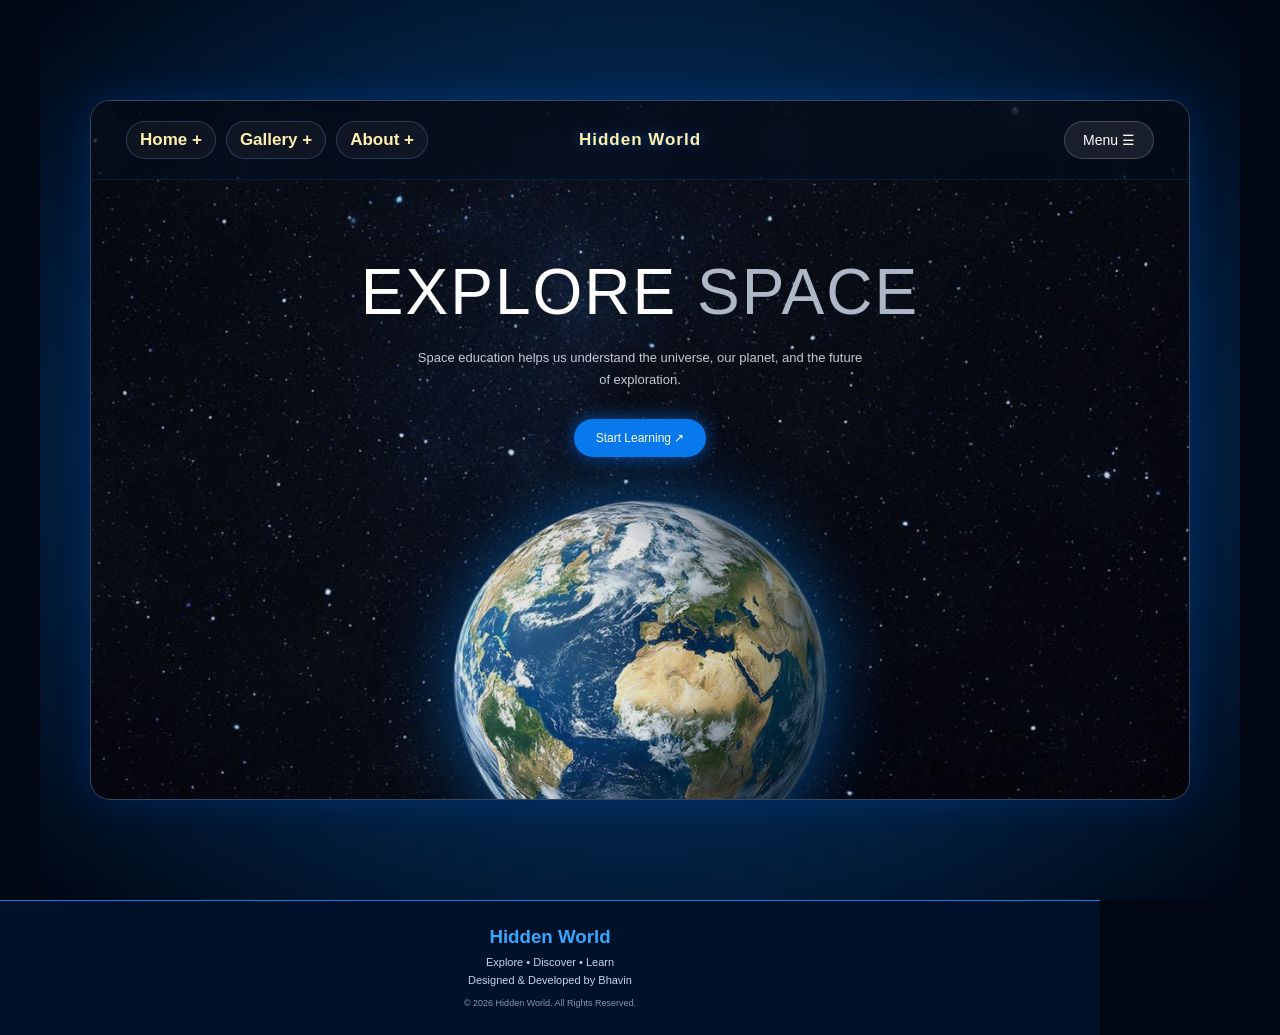
<file: index.html>
<!DOCTYPE html>
<html lang="en">

<head>
    <meta charset="UTF-8">
    <meta name="viewport" content="width=device-width, initial-scale=1.0">

    <title>Hidden World | Explore Space</title>

    <link rel="stylesheet" href="style.css">
</head>

<body>

    <main class="main-container">

        <div class="space-card">

            <!-- Navigation -->
            <header class="navbar">

                <nav class="left-menu">
                    <a href="index.html">Home +</a>
                    <a href="gallery.html">Gallery +</a>
                    <a href="about.html">About +</a>
                </nav>

                <a href="index.html" class="logo">
                    Hidden World
                </a>

                <div class="dropdown">
    <button class="dropbtn">Menu ☰</button>

    <div class="dropdown-content">
        <a href="explore.html">Explore Space</a>
        <a href="science.html">Space Science</a>
        <a href="mysteries.html">Space Mysteries</a>
    </div>
</div>

            </header>


            <!-- Hero Content -->
            <section class="hero-content">

                <h1>
                    EXPLORE <span>SPACE</span>
                </h1>

                <p>
                    Space education helps us understand the universe,
                    our planet, and the future of exploration.
                </p>

                <a href="explore.html" class="start-btn">
                    Start Learning ↗
                </a>

            </section>


            <!-- Earth Image -->
            <div class="earth">
                <img src="image/earth.png" alt="Planet Earth from space">
            </div>

        </div>  <!-- space-card close -->

    </main>

<!-- FOOTER -->
<footer class="footer">
    <h3>Hidden World</h3>
    <p>Explore • Discover • Learn</p>
    <p>Designed & Developed by Bhavin</p>
    <small>© 2026 Hidden World. All Rights Reserved.</small>
</footer>


</body>
</html>
</file>
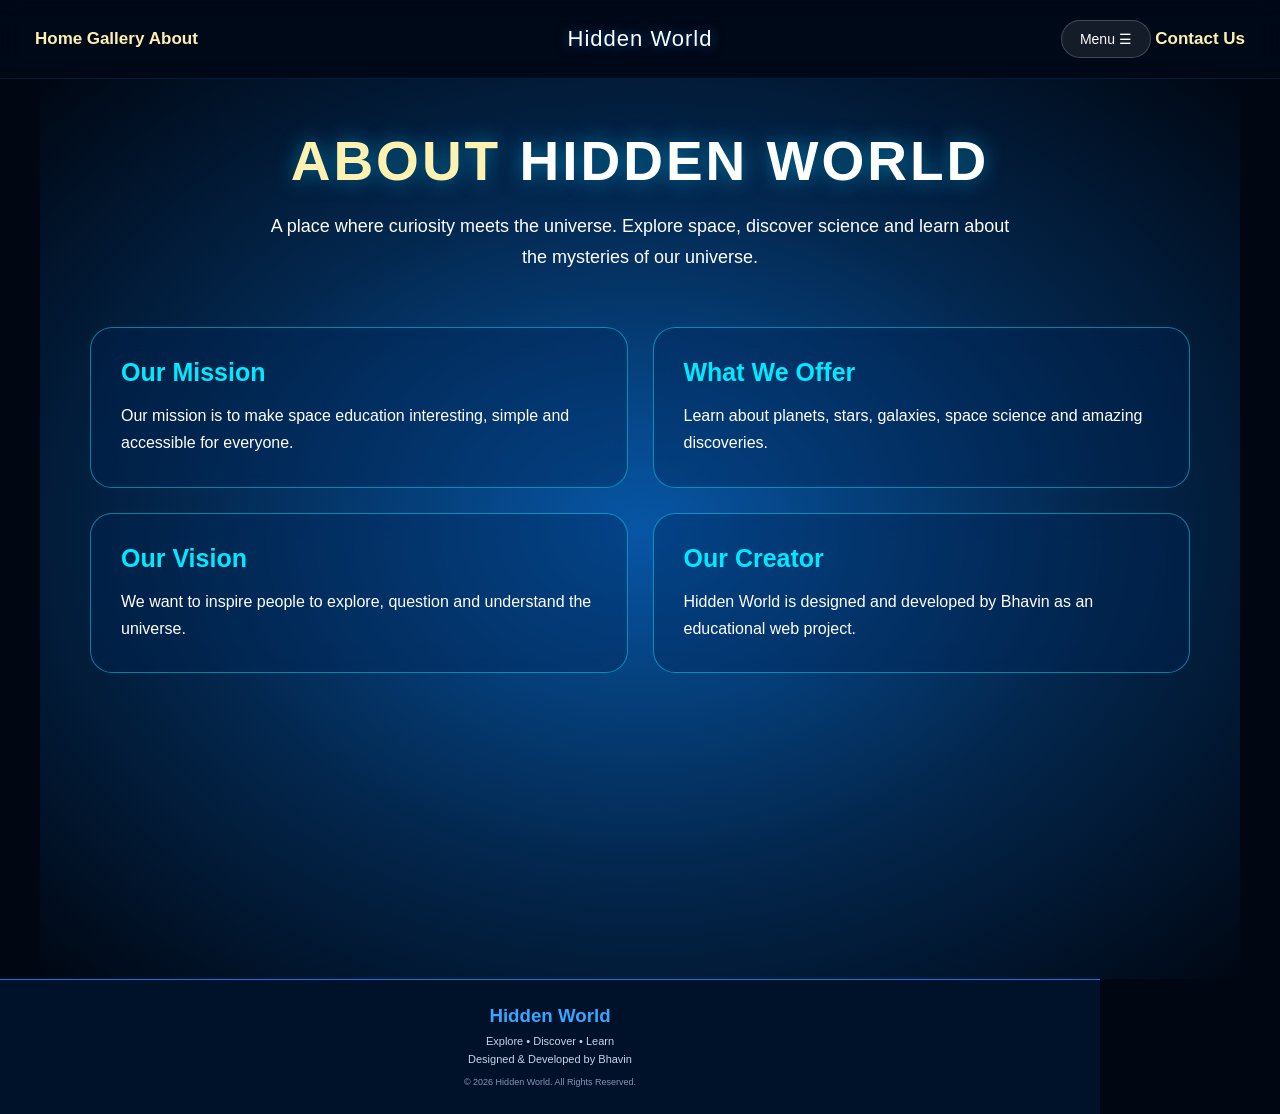
<file: about.html>
<!DOCTYPE html>
<html lang="en">
<head>
    <meta charset="UTF-8">
    <meta name="viewport" content="width=device-width, initial-scale=1.0">
    <title>About Us | Hidden World</title>
    <link rel="stylesheet" href="style.css">
</head>

<body>

    <header class="navbar">
        <div class="nav-left">
            <a href="index.html">Home</a>
            <a href="gallery.html">Gallery</a>
            <a href="about.html">About</a>
        </div>

        <h2 class="logo">Hidden World</h2>

        <div class="nav-right">
            <div class="dropdown">
                <button class="dropbtn">Menu ☰</button>
                <div class="dropdown-content">
                    <a href="explore.html">Explore Space</a>
                    <a href="science.html">Space Science</a>
                    <a href="mysteries.html">Space Mysteries</a>
                </div>
            </div>
            <a href="about.html">Contact Us</a>
        </div>
    </header>

    <main class="main-container about-container">

        <section class="about-hero">
            <h1>ABOUT <span>HIDDEN WORLD</span></h1>
            <p>
                A place where curiosity meets the universe.
                Explore space, discover science and learn
                about the mysteries of our universe.
            </p>
        </section>

        <section class="about-grid">

            <article class="about-info-card">
                <h2>Our Mission</h2>
                <p>
                    Our mission is to make space education
                    interesting, simple and accessible for everyone.
                </p>
            </article>

            <article class="about-info-card">
                <h2>What We Offer</h2>
                <p>
                    Learn about planets, stars, galaxies,
                    space science and amazing discoveries.
                </p>
            </article>

            <article class="about-info-card">
                <h2>Our Vision</h2>
                <p>
                    We want to inspire people to explore,
                    question and understand the universe.
                </p>
            </article>

            <article class="about-info-card">
                <h2>Our Creator</h2>
                <p>
                    Hidden World is designed and developed
                    by Bhavin as an educational web project.
                </p>
            </article>

        </section>

    </main>

    <footer class="footer">
        <h3>Hidden World</h3>
        <p>Explore • Discover • Learn</p>
        <p>Designed & Developed by Bhavin</p>
        <small>© 2026 Hidden World. All Rights Reserved.</small>
    </footer>

</body>
</html>
</file>
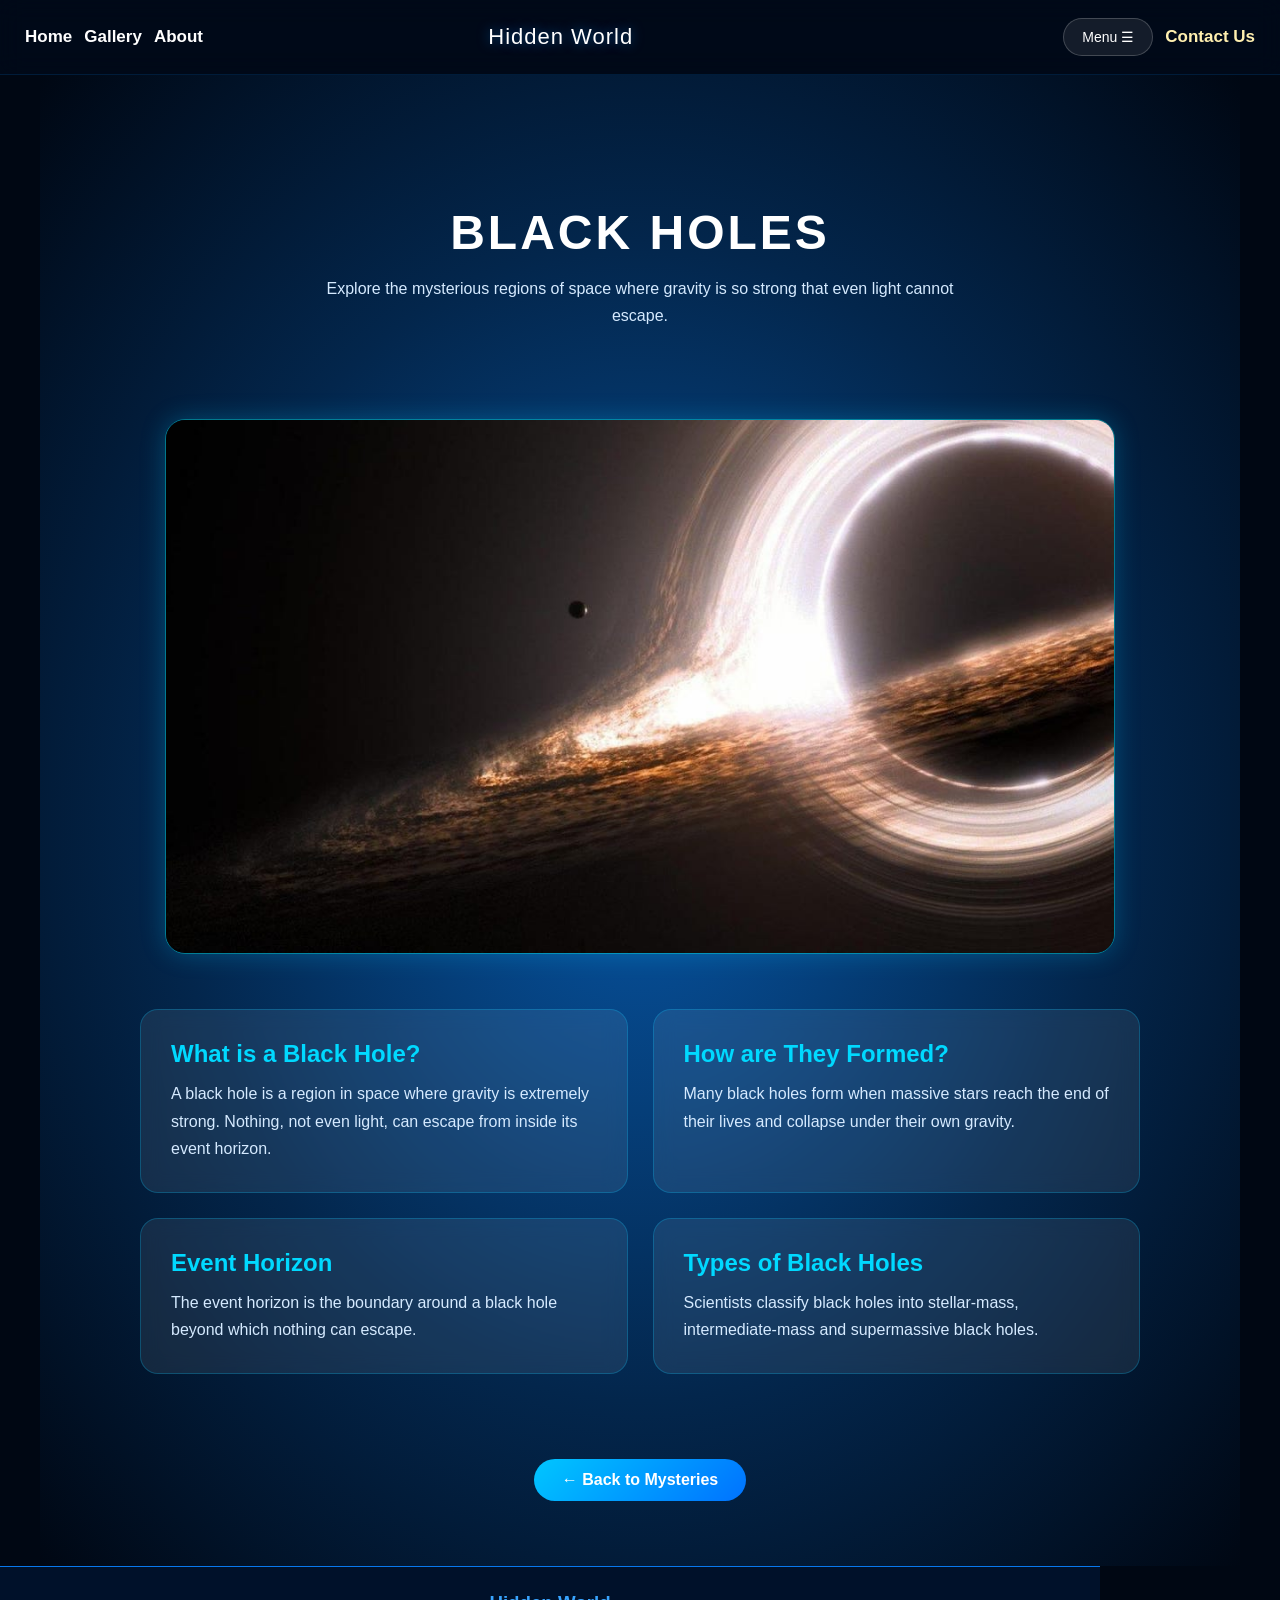
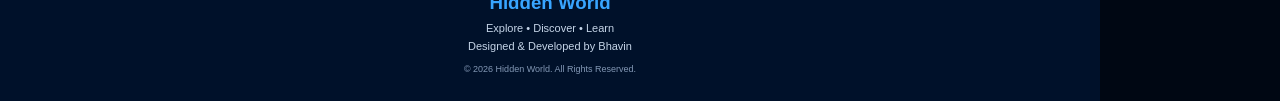
<file: black-holes.html>
<!DOCTYPE html>
<html lang="en">

<head>
    <meta charset="UTF-8">
    <meta name="viewport" content="width=device-width, initial-scale=1.0">

    <title>Black Holes | Hidden World</title>

    <link rel="stylesheet" href="style.css">
</head>

<body>

    <!-- NAVBAR -->

    <header class="navbar">

        <div class="nav-left">
            <a href="index.html">Home</a>
            <a href="gallery.html">Gallery</a>
            <a href="about.html">About</a>
        </div>

        <h2 class="logo">Hidden World</h2>

        <div class="nav-right">

            <div class="dropdown">
                <button class="dropbtn">Menu ☰</button>

                <div class="dropdown-content">
                    <a href="explore.html">Explore Space</a>
                    <a href="science.html">Space Science</a>
                    <a href="mysteries.html">Space Mysteries</a>
                    <a href="solar-system.html">Solar System</a>
                    <a href="planets.html">Planets</a>
                    <a href="galaxies.html">Galaxies</a>
                    <a href="black-holes.html">Black Holes</a>
                </div>
            </div>

            <a href="about.html">Contact Us</a>

        </div>

    </header>


    <main class="main-container">

        <!-- HEADING AT TOP -->

        <section class="page-hero">

            <h1>BLACK HOLES</h1>

            <p>
                Explore the mysterious regions of space
                where gravity is so strong that even light
                cannot escape.
            </p>

        </section>


        <!-- BLACK HOLE IMAGE -->

        <section class="blackhole-banner">

            <img src="image/black holes.jpeg"
                 alt="Black hole in deep space">

        </section>


        <!-- INFORMATION CARDS -->

        <section class="content-grid">

            <div class="info-card">

                <h2>What is a Black Hole?</h2>

                <p>
                    A black hole is a region in space
                    where gravity is extremely strong.
                    Nothing, not even light, can escape
                    from inside its event horizon.
                </p>

            </div>


            <div class="info-card">

                <h2>How are They Formed?</h2>

                <p>
                    Many black holes form when massive
                    stars reach the end of their lives
                    and collapse under their own gravity.
                </p>

            </div>


            <div class="info-card">

                <h2>Event Horizon</h2>

                <p>
                    The event horizon is the boundary
                    around a black hole beyond which
                    nothing can escape.
                </p>

            </div>


            <div class="info-card">

                <h2>Types of Black Holes</h2>

                <p>
                    Scientists classify black holes
                    into stellar-mass, intermediate-mass
                    and supermassive black holes.
                </p>

            </div>

        </section>


        <!-- BACK BUTTON -->

        <div class="back-button">

            <a href="explore.html">← Back to Mysteries</a>

        </div>

    </main>


    <!-- FOOTER -->

    <footer class="footer">

        <h3>Hidden World</h3>

        <p>Explore • Discover • Learn</p>

        <p>Designed & Developed by Bhavin</p>

        <small>© 2026 Hidden World. All Rights Reserved.</small>

    </footer>

</body>
</html>
</file>
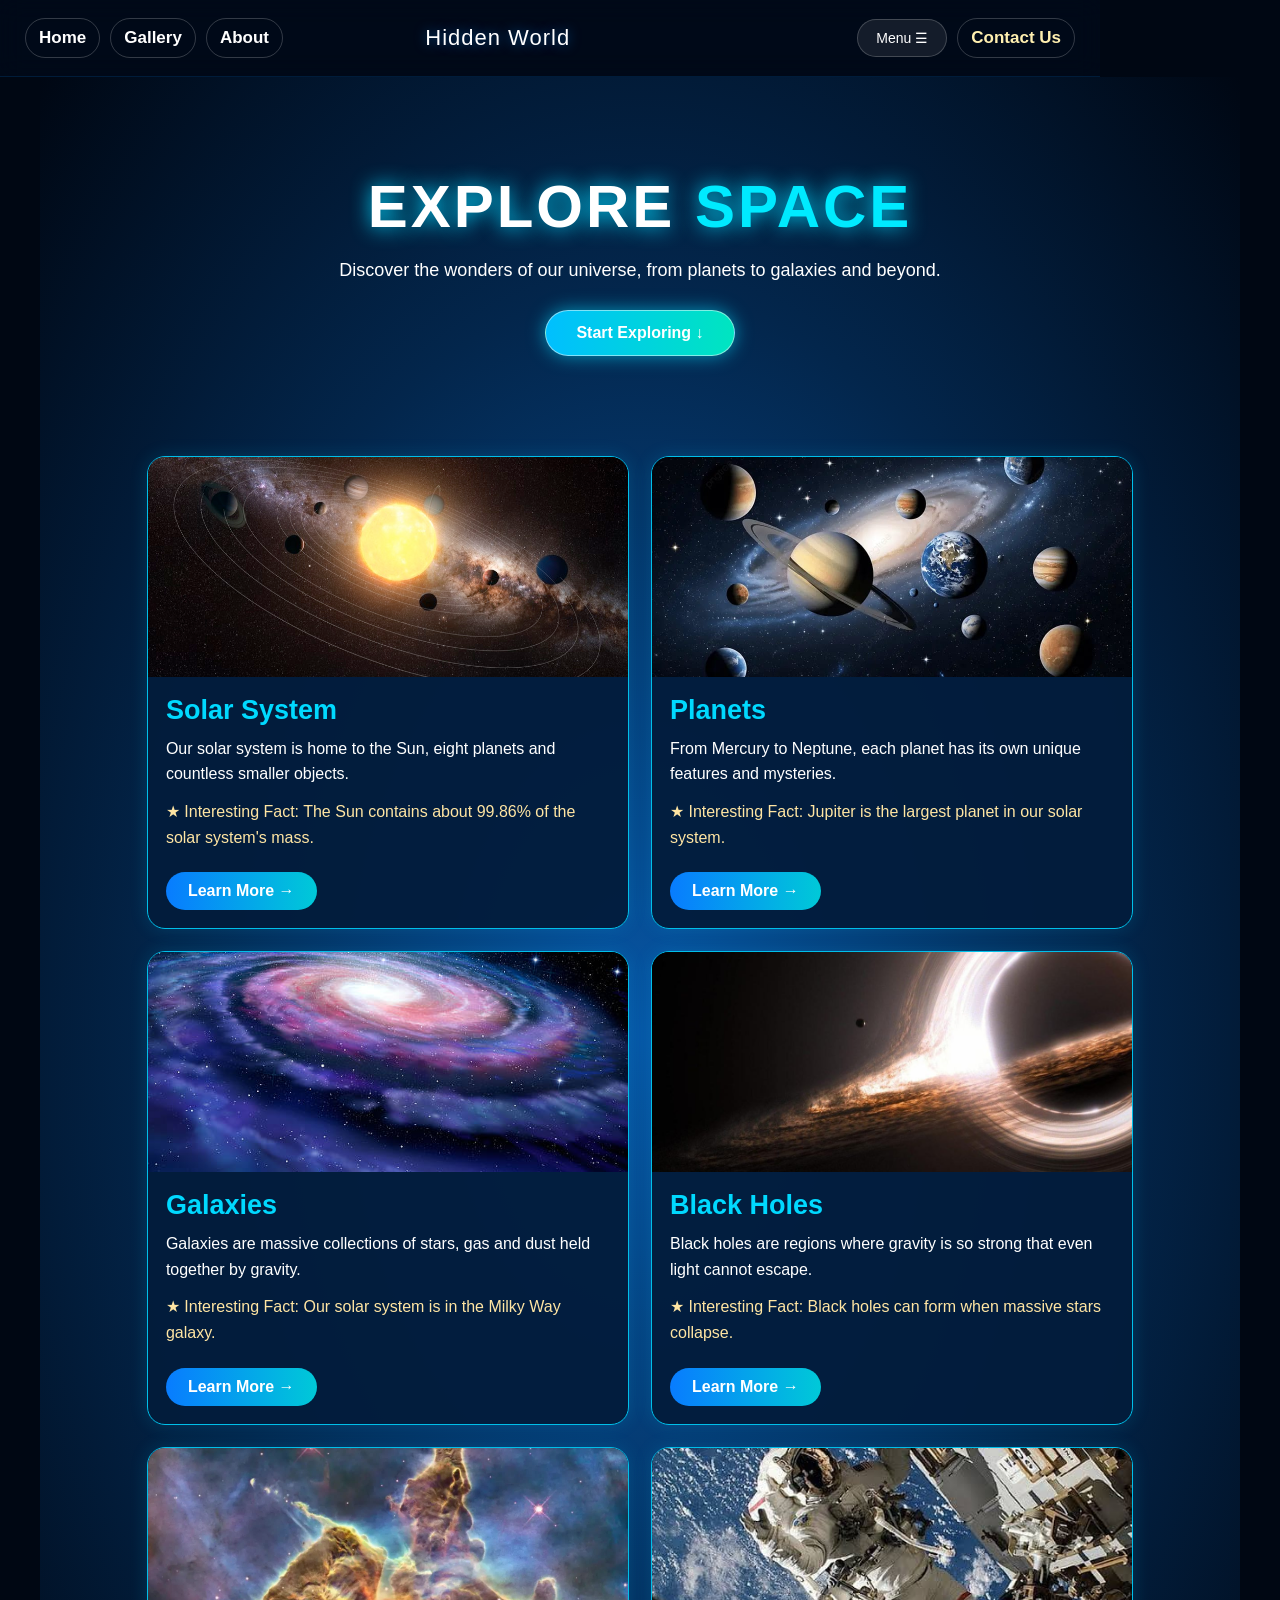
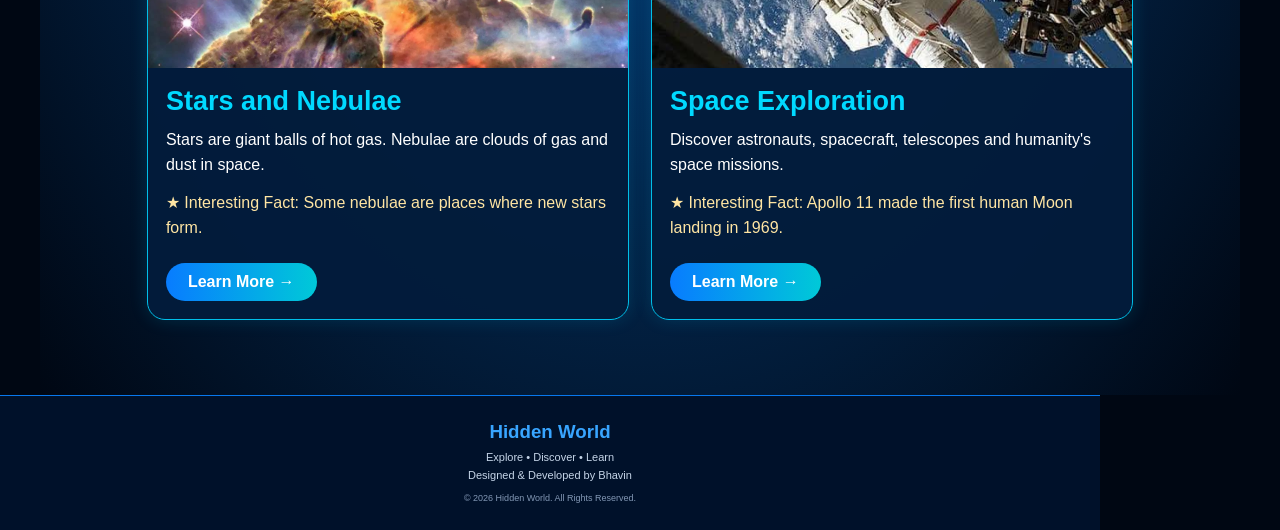
<file: explore.html>
<!DOCTYPE html>
<html lang="en">
<head>
    <meta charset="UTF-8">
    <meta name="viewport" content="width=device-width, initial-scale=1.0">
    <title>Explore Space | Hidden World</title>
    <link rel="stylesheet" href="style.css">
</head>

<body class="explore-page">
   
    <header class="navbar">
        <div class="nav-left">
            <a href="index.html">Home</a>
            <a href="gallery.html">Gallery</a>
            <a href="about.html">About</a>
        </div>

        <h2 class="logo">Hidden World</h2>

        <div class="nav-right">
            <div class="dropdown">
                <button class="dropbtn">Menu ☰</button>
                <div class="dropdown-content">
                    <a href="explore.html">Explore Space</a>
                    <a href="science.html">Space Science</a>
                    <a href="mysteries.html">Space Mysteries</a>
                </div>
            </div>
            <a href="about.html">Contact Us</a>
        </div>
    </header>

<main class="main-container">

    <section class="explore-hero">
        <h1>EXPLORE <span>SPACE</span></h1>
        <p>Discover the wonders of our universe, from planets to galaxies and beyond.</p>
        <a href="#space-topics" class="explore-btn">Start Exploring ↓</a>
    </section>

    <section class="explore-grid" id="space-topics">

        <article class="explore-card">
            <img src="image/solar system.jpeg" alt="Solar System">
            <div class="explore-info">
                <h2>Solar System</h2>
                <p>Our solar system is home to the Sun, eight planets and countless smaller objects.</p>
                <p class="fact">★ Interesting Fact: The Sun contains about 99.86% of the solar system's mass.</p>
                <a href="solar-system.html">Learn More →</a>
            </div>
        </article>

        <article class="explore-card">
            <img src="image/planets.jpeg" alt="Planets">
            <div class="explore-info">
                <h2>Planets</h2>
                <p>From Mercury to Neptune, each planet has its own unique features and mysteries.</p>
                <p class="fact">★ Interesting Fact: Jupiter is the largest planet in our solar system.</p>
                <a href="planets.html">Learn More →</a>
            </div>
        </article>

        <article class="explore-card">
            <img src="image/galaxies.jpeg" alt="Galaxies">
            <div class="explore-info">
                <h2>Galaxies</h2>
                <p>Galaxies are massive collections of stars, gas and dust held together by gravity.</p>
                <p class="fact">★ Interesting Fact: Our solar system is in the Milky Way galaxy.</p>
                <a href="galaxies.html">Learn More →</a>
            </div>
        </article>

        <article class="explore-card">
            <img src="image/black holes.jpeg" alt="Black Hole">
            <div class="explore-info">
                <h2>Black Holes</h2>
                <p>Black holes are regions where gravity is so strong that even light cannot escape.</p>
                <p class="fact">★ Interesting Fact: Black holes can form when massive stars collapse.</p>
                <a href="black-holes.html">Learn More →</a>
            </div>
        </article>

        <article class="explore-card">
            <img src="image/stars and nebulae.jpeg" alt="Stars and Nebulae">
            <div class="explore-info">
                <h2>Stars and Nebulae</h2>
                <p>Stars are giant balls of hot gas. Nebulae are clouds of gas and dust in space.</p>
                <p class="fact">★ Interesting Fact: Some nebulae are places where new stars form.</p>
                <a href="stars.html">Learn More →</a>
            </div>
        </article>

        <article class="explore-card">
            <img src="image/space exploration.jpeg" alt="Space Exploration">
            <div class="explore-info">
                <h2>Space Exploration</h2>
                <p>Discover astronauts, spacecraft, telescopes and humanity's space missions.</p>
                <p class="fact">★ Interesting Fact: Apollo 11 made the first human Moon landing in 1969.</p>
                <a href="space-exploration.html">Learn More →</a>
            </div>
        </article>

    </section>

</main>

  <footer class="footer">
        <h3>Hidden World</h3>
        <p>Explore • Discover • Learn</p>
        <p>Designed & Developed by Bhavin</p>
        <small>© 2026 Hidden World. All Rights Reserved.</small>
    </footer>

</body>
</html>
</file>
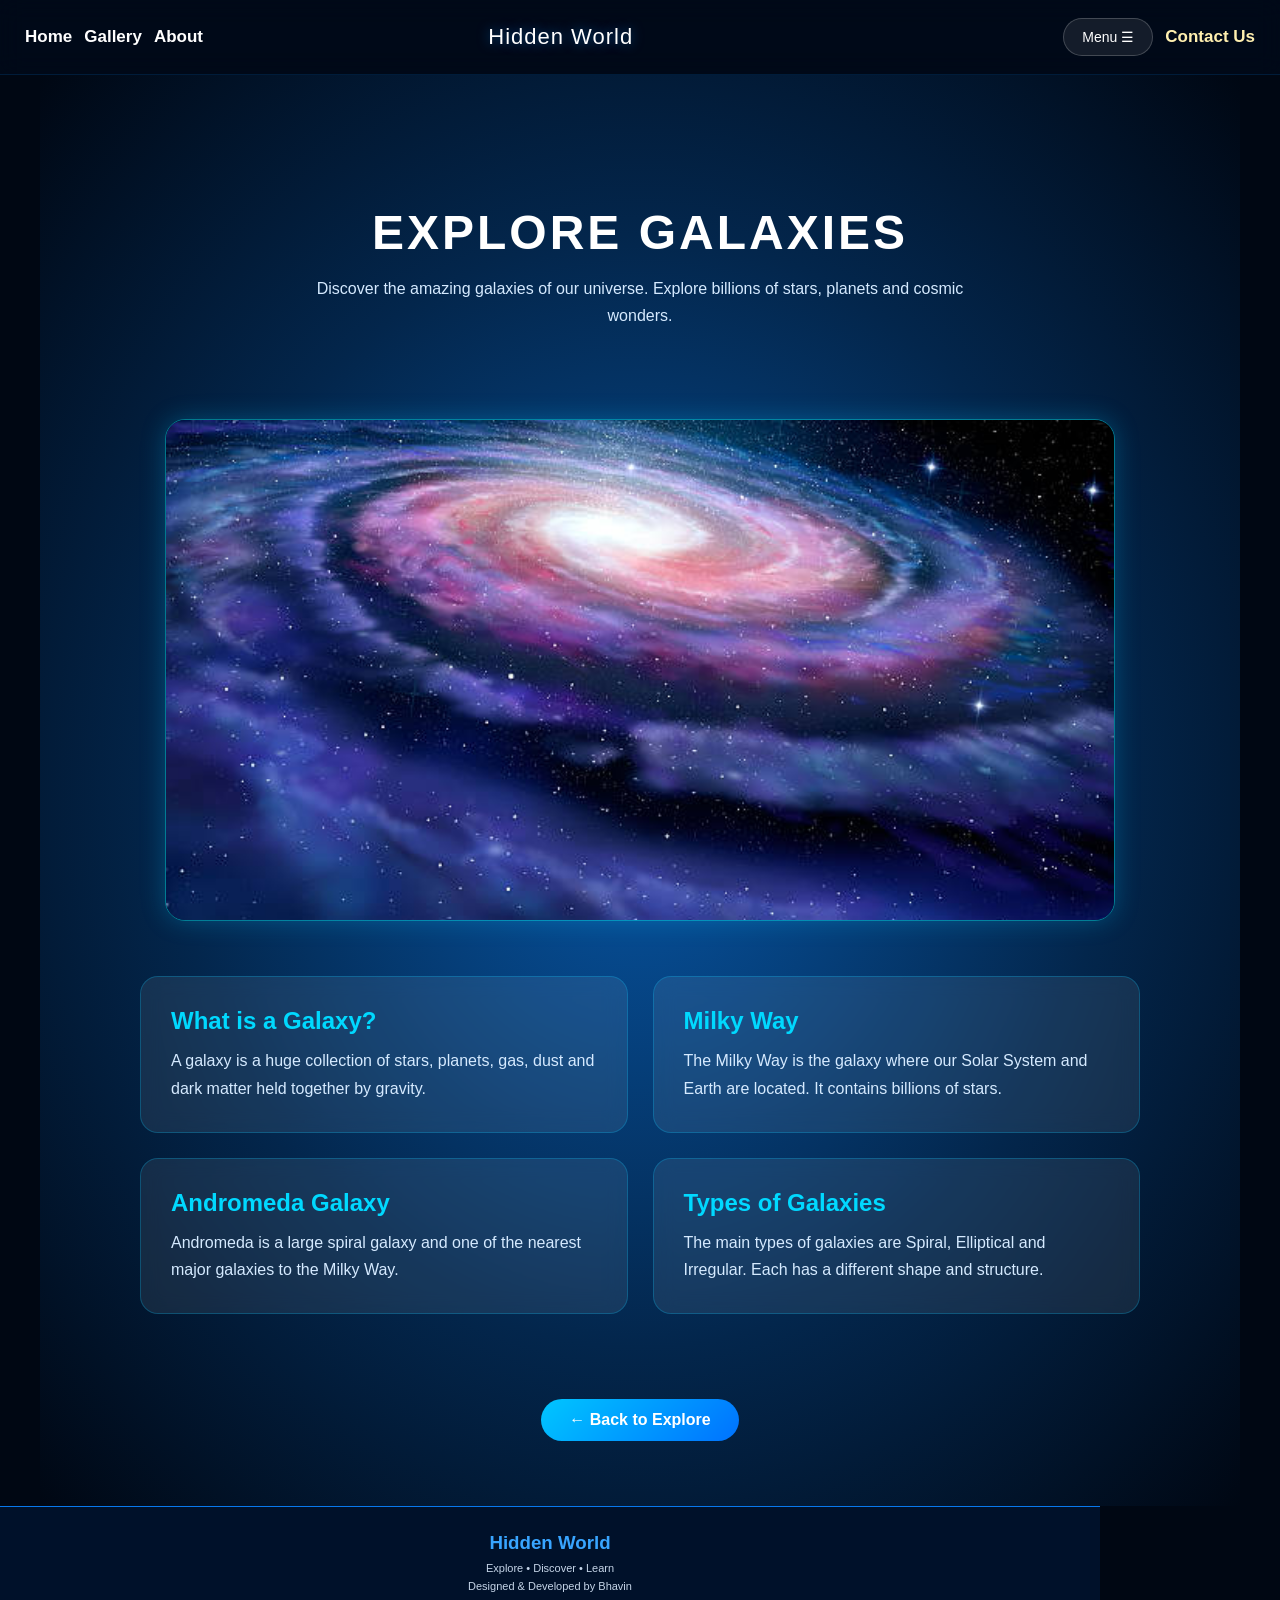
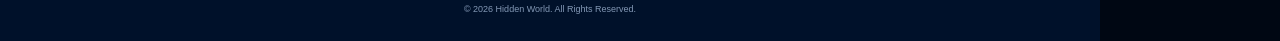
<file: galaxies.html>
<!DOCTYPE html>
<html lang="en">

<head>
    <meta charset="UTF-8">
    <meta name="viewport" content="width=device-width, initial-scale=1.0">

    <title>Galaxies | Hidden World</title>

    <link rel="stylesheet" href="style.css">
</head>

<body>

    <!-- NAVBAR -->

    <header class="navbar">

        <div class="nav-left">
            <a href="index.html">Home</a>
            <a href="gallery.html">Gallery</a>
            <a href="about.html">About</a>
        </div>

        <h2 class="logo">Hidden World</h2>

        <div class="nav-right">

            <div class="dropdown">
                <button class="dropbtn">Menu ☰</button>

                <div class="dropdown-content">
                    <a href="explore.html">Explore Space</a>
                    <a href="science.html">Space Science</a>
                    <a href="mysteries.html">Space Mysteries</a>
                    <a href="solar-system.html">Solar System</a>
                    <a href="planets.html">Planets</a>
                    <a href="galaxies.html">Galaxies</a>
                </div>
            </div>

            <a href="about.html">Contact Us</a>

        </div>

    </header>


    <main class="main-container">

        <!-- HEADING AT TOP -->

        <section class="page-hero">
            <h1>EXPLORE GALAXIES</h1>

            <p>
                Discover the amazing galaxies of our universe.
                Explore billions of stars, planets and cosmic wonders.
            </p>
        </section>


        <!-- GALAXY IMAGE -->

        <section class="galaxy-banner">
            <img src="image/galaxies.jpeg" alt="Beautiful spiral galaxy">
        </section>


        <!-- GALAXY INFORMATION -->

        <section class="content-grid">

            <div class="info-card">
                <h2>What is a Galaxy?</h2>

                <p>
                    A galaxy is a huge collection of stars,
                    planets, gas, dust and dark matter held
                    together by gravity.
                </p>
            </div>


            <div class="info-card">
                <h2>Milky Way</h2>

                <p>
                    The Milky Way is the galaxy where our
                    Solar System and Earth are located.
                    It contains billions of stars.
                </p>
            </div>


            <div class="info-card">
                <h2>Andromeda Galaxy</h2>

                <p>
                    Andromeda is a large spiral galaxy
                    and one of the nearest major galaxies
                    to the Milky Way.
                </p>
            </div>


            <div class="info-card">
                <h2>Types of Galaxies</h2>

                <p>
                    The main types of galaxies are
                    Spiral, Elliptical and Irregular.
                    Each has a different shape and structure.
                </p>
            </div>

        </section>

        <!-- BACK BUTTON -->

        <div class="back-button">
            
            <a href="explore.html">← Back to Explore</a>

        </div>

    </main>


    <!-- FOOTER -->

    <footer class="footer">

        <h3>Hidden World</h3>

        <p>Explore • Discover • Learn</p>

        <p>Designed & Developed by Bhavin</p>

        <small>© 2026 Hidden World. All Rights Reserved.</small>

    </footer>

</body>
</html>
</file>
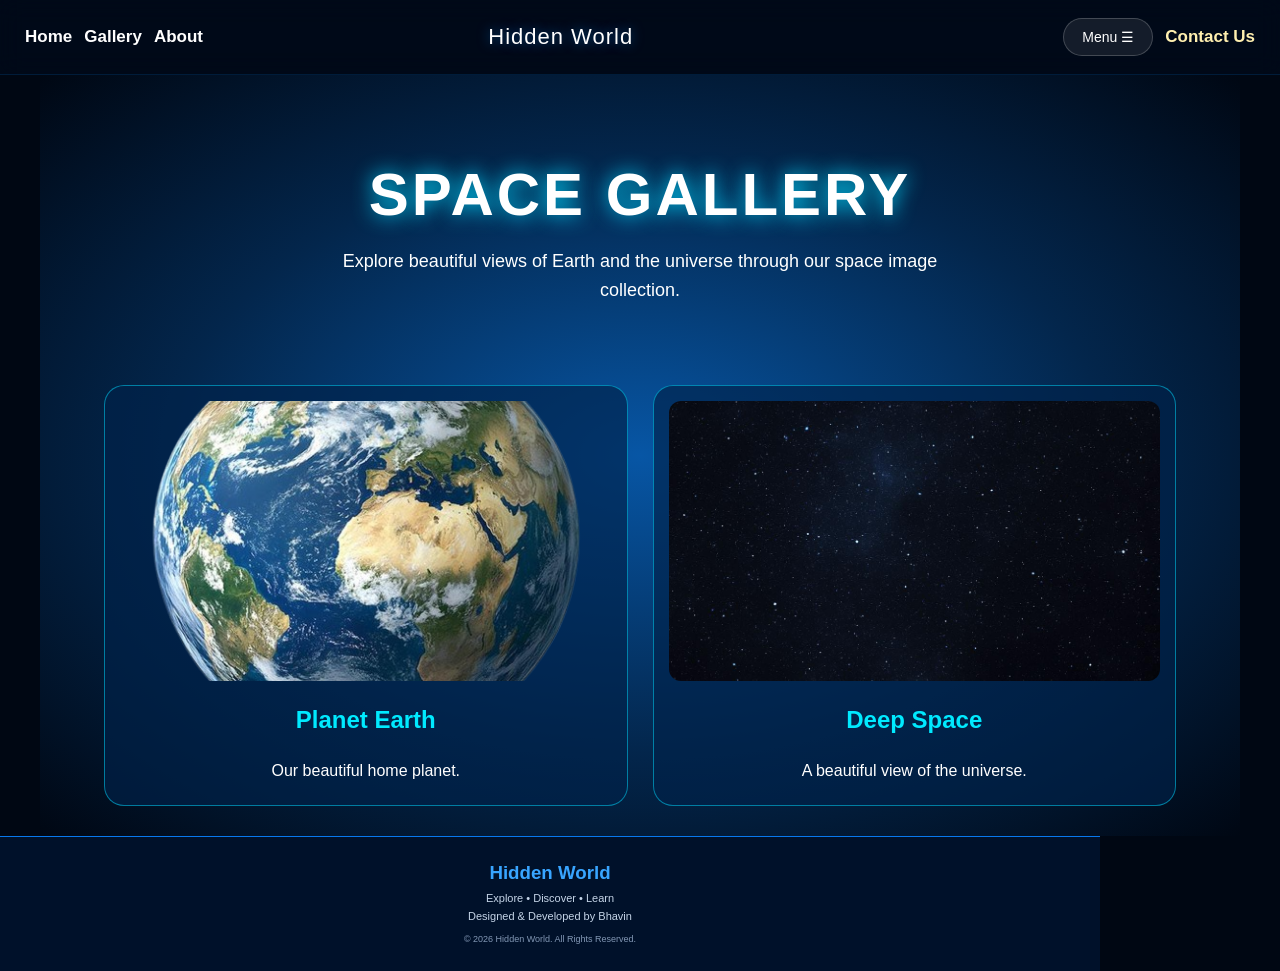
<file: gallery.html>
<!DOCTYPE html>
<html lang="en">

<head>
    <meta charset="UTF-8">
    <meta name="viewport" content="width=device-width, initial-scale=1.0">

    <title>Space Gallery | Hidden World</title>

    <link rel="stylesheet" href="style.css">
</head>

<body class="gallery-page">

      <!-- NAVBAR -->

    <header class="navbar">

        <div class="nav-left">
            <a href="index.html">Home</a>
            <a href="gallery.html">Gallery</a>
            <a href="about.html">About</a>
        </div>

        <h2 class="logo">Hidden World</h2>

        <div class="nav-right">

            <div class="dropdown">
                <button class="dropbtn">Menu ☰</button>

                <div class="dropdown-content">
                    <a href="explore.html">Explore Space</a>
                    <a href="science.html">Space Science</a>
                    <a href="mysteries.html">Space Mysteries</a>
                </div>
            </div>

            <a href="about.html">Contact Us</a>

        </div>

    </header>


<main class="main-container">

  

    <!-- PAGE HEADING -->

    <section class="page-hero">

        <h1>SPACE GALLERY</h1>

        <p>
            Explore beautiful views of Earth and the universe
            through our space image collection.
        </p>

    </section>


    <!-- GALLERY -->

    <section class="gallery-grid">

        <div class="gallery-card">
            <img src="image/earth.png" alt="Planet Earth">
            <h2>Planet Earth</h2>
            <p>Our beautiful home planet.</p>
        </div>

        <div class="gallery-card">
            <img src="image/space.jpeg" alt="Deep Space">
            <h2>Deep Space</h2>
            <p>A beautiful view of the universe.</p>
        </div>

    </section>

</main>


    <!-- FOOTER -->

    <footer class="footer">

        <h3>Hidden World</h3>

        <p>Explore • Discover • Learn</p>

        <p>Designed & Developed by Bhavin</p>

        <small>© 2026 Hidden World. All Rights Reserved.</small>

    </footer>

</body>
</html>
</file>
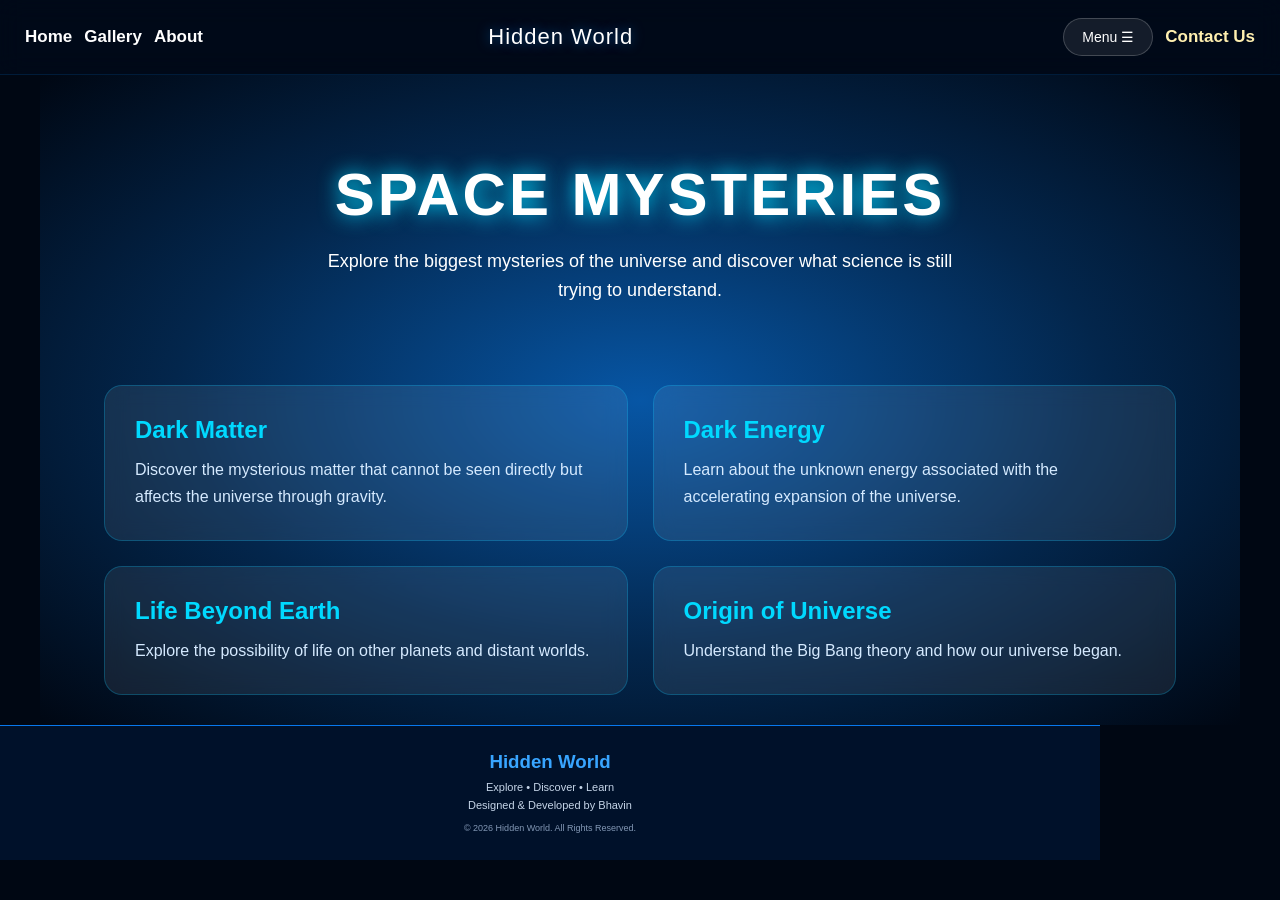
<file: mysteries.html>
<!DOCTYPE html>
<html lang="en">

<head>
    <meta charset="UTF-8">
    <meta name="viewport" content="width=device-width, initial-scale=1.0">

    <title>Space Mysteries | Hidden World</title>

    <link rel="stylesheet" href="style.css">
</head>

<body class="mysteries-page">

    <!-- NAVBAR -->

    <header class="navbar">

        <div class="nav-left">
            <a href="index.html">Home</a>
            <a href="gallery.html">Gallery</a>
            <a href="about.html">About</a>
        </div>

        <h2 class="logo">Hidden World</h2>

        <div class="nav-right">

            <div class="dropdown">

                <button class="dropbtn">Menu ☰</button>

                <div class="dropdown-content">
                    <a href="explore.html">Explore Space</a>
                    <a href="science.html">Space Science</a>
                    <a href="mysteries.html">Space Mysteries</a>
                </div>

            </div>

            <a href="about.html">Contact Us</a>

        </div>

    </header>

<main class="main-container">

    <!-- PAGE HEADING -->

    <section class="page-hero">

        <h1>SPACE MYSTERIES</h1>

        <p>
            Explore the biggest mysteries of the universe
            and discover what science is still trying to understand.
        </p>

    </section>


    <!-- MYSTERY CARDS -->

    <section class="content-grid">

        <div class="info-card">
            <h2>Dark Matter</h2>
            <p>
                Discover the mysterious matter that cannot
                be seen directly but affects the universe
                through gravity.
            </p>
        </div>

        <div class="info-card">
            <h2>Dark Energy</h2>
            <p>
                Learn about the unknown energy associated
                with the accelerating expansion of the universe.
            </p>
        </div>

        <div class="info-card">
            <h2>Life Beyond Earth</h2>
            <p>
                Explore the possibility of life on other
                planets and distant worlds.
            </p>
        </div>

        <div class="info-card">
            <h2>Origin of Universe</h2>
            <p>
                Understand the Big Bang theory and how
                our universe began.
            </p>
        </div>

    </section>

</main>

<!-- FOOTER -->

    <footer class="footer">

        <h3>Hidden World</h3>

        <p>Explore • Discover • Learn</p>

        <p>Designed & Developed by Bhavin</p>

        <small>© 2026 Hidden World. All Rights Reserved.</small>

    </footer>

</body>
</html>
</file>
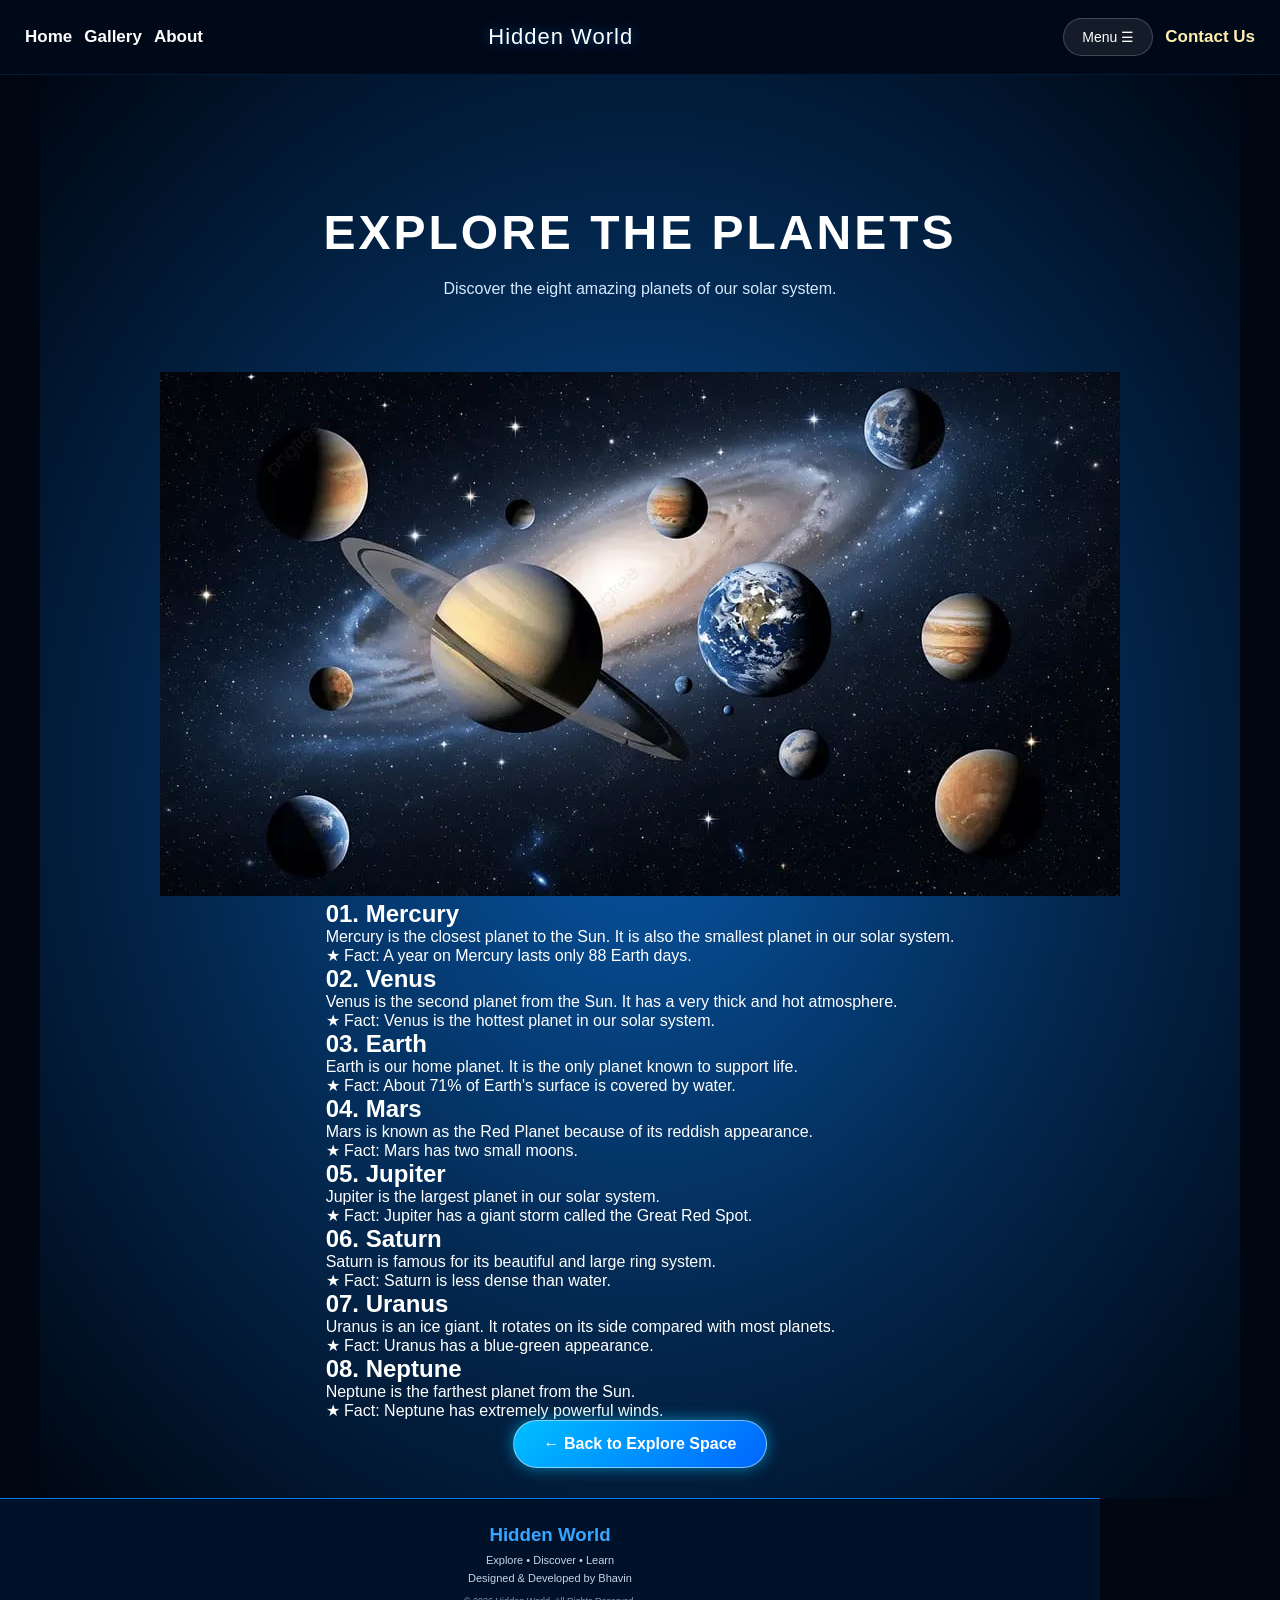
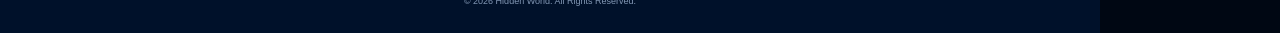
<file: planets.html>
<!DOCTYPE html>
<html lang="en">

<head>
    <meta charset="UTF-8">
    <meta name="viewport" content="width=device-width, initial-scale=1.0">

    <title>Planets | Hidden World</title>
    <link rel="stylesheet" href="style.css">
</head>

<body class="planets-page">

    <!-- NAVBAR -->
    <header class="navbar">

        <div class="nav-left">
            <a href="index.html">Home</a>
            <a href="gallery.html">Gallery</a>
            <a href="about.html">About</a>
        </div>

        <h2 class="logo">Hidden World</h2>

        <div class="nav-right">
            <div class="dropdown">
                <button class="dropbtn">Menu ☰</button>

                <div class="dropdown-content">
                    <a href="explore.html">Explore Space</a>
                    <a href="science.html">Space Science</a>
                    <a href="mysteries.html">Space Mysteries</a>
                </div>
            </div>

            <a href="about.html">Contact Us</a>
        </div>

    </header>

    <main class="main-container">

        <!-- HEADING TOP -->
        <section class="page-hero">
            <h1>EXPLORE THE PLANETS</h1>

            <p>
                Discover the eight amazing planets
                of our solar system.
            </p>
        </section>

        <!-- PLANETS IMAGE -->
        <section class="planets-banner">
            <img src="image/planets.jpeg" alt="Planets of Solar System">
        </section>

        <!-- PLANETS INFORMATION -->
        <section class="planets-grid">

            <article class="planet-card">
                <h2>01. Mercury</h2>
                <p>
                    Mercury is the closest planet to the Sun.
                    It is also the smallest planet in our solar system.
                </p>
                <p class="fact">★ Fact: A year on Mercury lasts only 88 Earth days.</p>
            </article>

            <article class="planet-card">
                <h2>02. Venus</h2>
                <p>
                    Venus is the second planet from the Sun.
                    It has a very thick and hot atmosphere.
                </p>
                <p class="fact">★ Fact: Venus is the hottest planet in our solar system.</p>
            </article>

            <article class="planet-card">
                <h2>03. Earth</h2>
                <p>
                    Earth is our home planet.
                    It is the only planet known to support life.
                </p>
                <p class="fact">★ Fact: About 71% of Earth's surface is covered by water.</p>
            </article>

            <article class="planet-card">
                <h2>04. Mars</h2>
                <p>
                    Mars is known as the Red Planet
                    because of its reddish appearance.
                </p>
                <p class="fact">★ Fact: Mars has two small moons.</p>
            </article>

            <article class="planet-card">
                <h2>05. Jupiter</h2>
                <p>
                    Jupiter is the largest planet
                    in our solar system.
                </p>
                <p class="fact">★ Fact: Jupiter has a giant storm called the Great Red Spot.</p>
            </article>

            <article class="planet-card">
                <h2>06. Saturn</h2>
                <p>
                    Saturn is famous for its beautiful
                    and large ring system.
                </p>
                <p class="fact">★ Fact: Saturn is less dense than water.</p>
            </article>

            <article class="planet-card">
                <h2>07. Uranus</h2>
                <p>
                    Uranus is an ice giant.
                    It rotates on its side compared with most planets.
                </p>
                <p class="fact">★ Fact: Uranus has a blue-green appearance.</p>
            </article>

            <article class="planet-card">
                <h2>08. Neptune</h2>
                <p>
                    Neptune is the farthest planet
                    from the Sun.
                </p>
                <p class="fact">★ Fact: Neptune has extremely powerful winds.</p>
            </article>

        </section>

        <div class="planet-back">
            <a href="explore.html" class="explore-btn">
                ← Back to Explore Space
            </a>
        </div>

    </main>

    <!-- FOOTER -->
    <footer class="footer">
        <h3>Hidden World</h3>
        <p>Explore • Discover • Learn</p>
        <p>Designed & Developed by Bhavin</p>
        <small>© 2026 Hidden World. All Rights Reserved.</small>
    </footer>

</body>
</html>
</file>
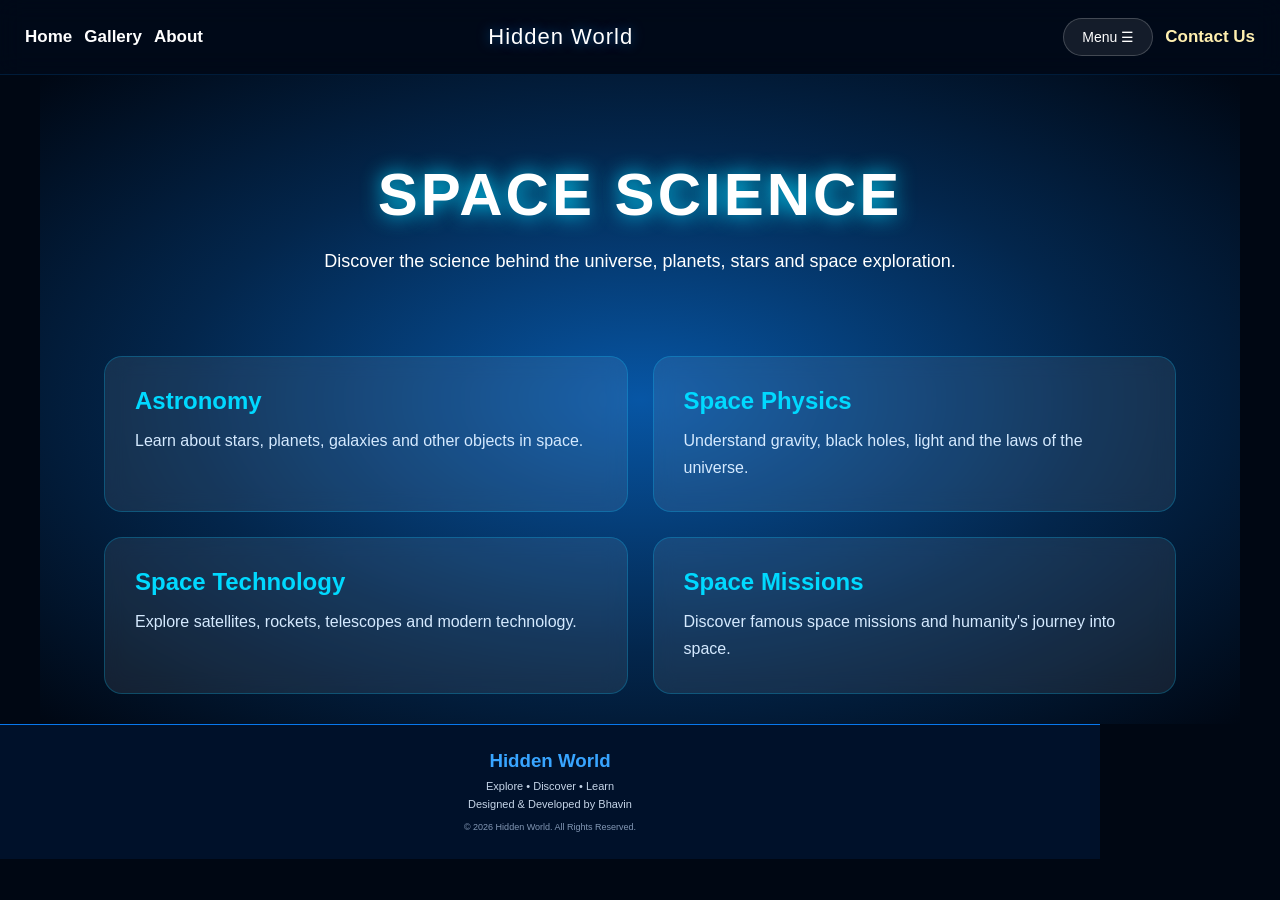
<file: science.html>
<!DOCTYPE html>
<html lang="en">
<head>
    <meta charset="UTF-8">
    <meta name="viewport" content="width=device-width, initial-scale=1.0">
    <title>Space Science | Hidden World</title>
    <link rel="stylesheet" href="style.css">
</head>

<body class="science-page">

    <header class="navbar">

        <div class="nav-left">
            <a href="index.html">Home</a>
            <a href="gallery.html">Gallery</a>
            <a href="about.html">About</a>
        </div>

        <h2 class="logo">Hidden World</h2>

        <div class="nav-right">

            <div class="dropdown">
                <button class="dropbtn">Menu ☰</button>

                <div class="dropdown-content">
                    <a href="explore.html">Explore Space</a>
                    <a href="science.html">Space Science</a>
                    <a href="mysteries.html">Space Mysteries</a>
                </div>
            </div>

            <a href="about.html">Contact Us</a>

        </div>

    </header>


<main class="main-container">

    
    <section class="page-hero">
        <h1>SPACE SCIENCE</h1>

        <p>
            Discover the science behind the universe,
            planets, stars and space exploration.
        </p>
    </section>

    <section class="content-grid">

        <div class="info-card">
            <h2>Astronomy</h2>
            <p>
                Learn about stars, planets, galaxies
                and other objects in space.
            </p>
        </div>

        <div class="info-card">
            <h2>Space Physics</h2>
            <p>
                Understand gravity, black holes,
                light and the laws of the universe.
            </p>
        </div>

        <div class="info-card">
            <h2>Space Technology</h2>
            <p>
                Explore satellites, rockets,
                telescopes and modern technology.
            </p>
        </div>

        <div class="info-card">
            <h2>Space Missions</h2>
            <p>
                Discover famous space missions
                and humanity's journey into space.
            </p>
        </div>

    </section>

</main>

  <footer class="footer">
        <h3>Hidden World</h3>
        <p>Explore • Discover • Learn</p>
        <p>Designed & Developed by Bhavin</p>
        <small>© 2026 Hidden World. All Rights Reserved.</small>
    </footer>

</body>
</html>
</file>
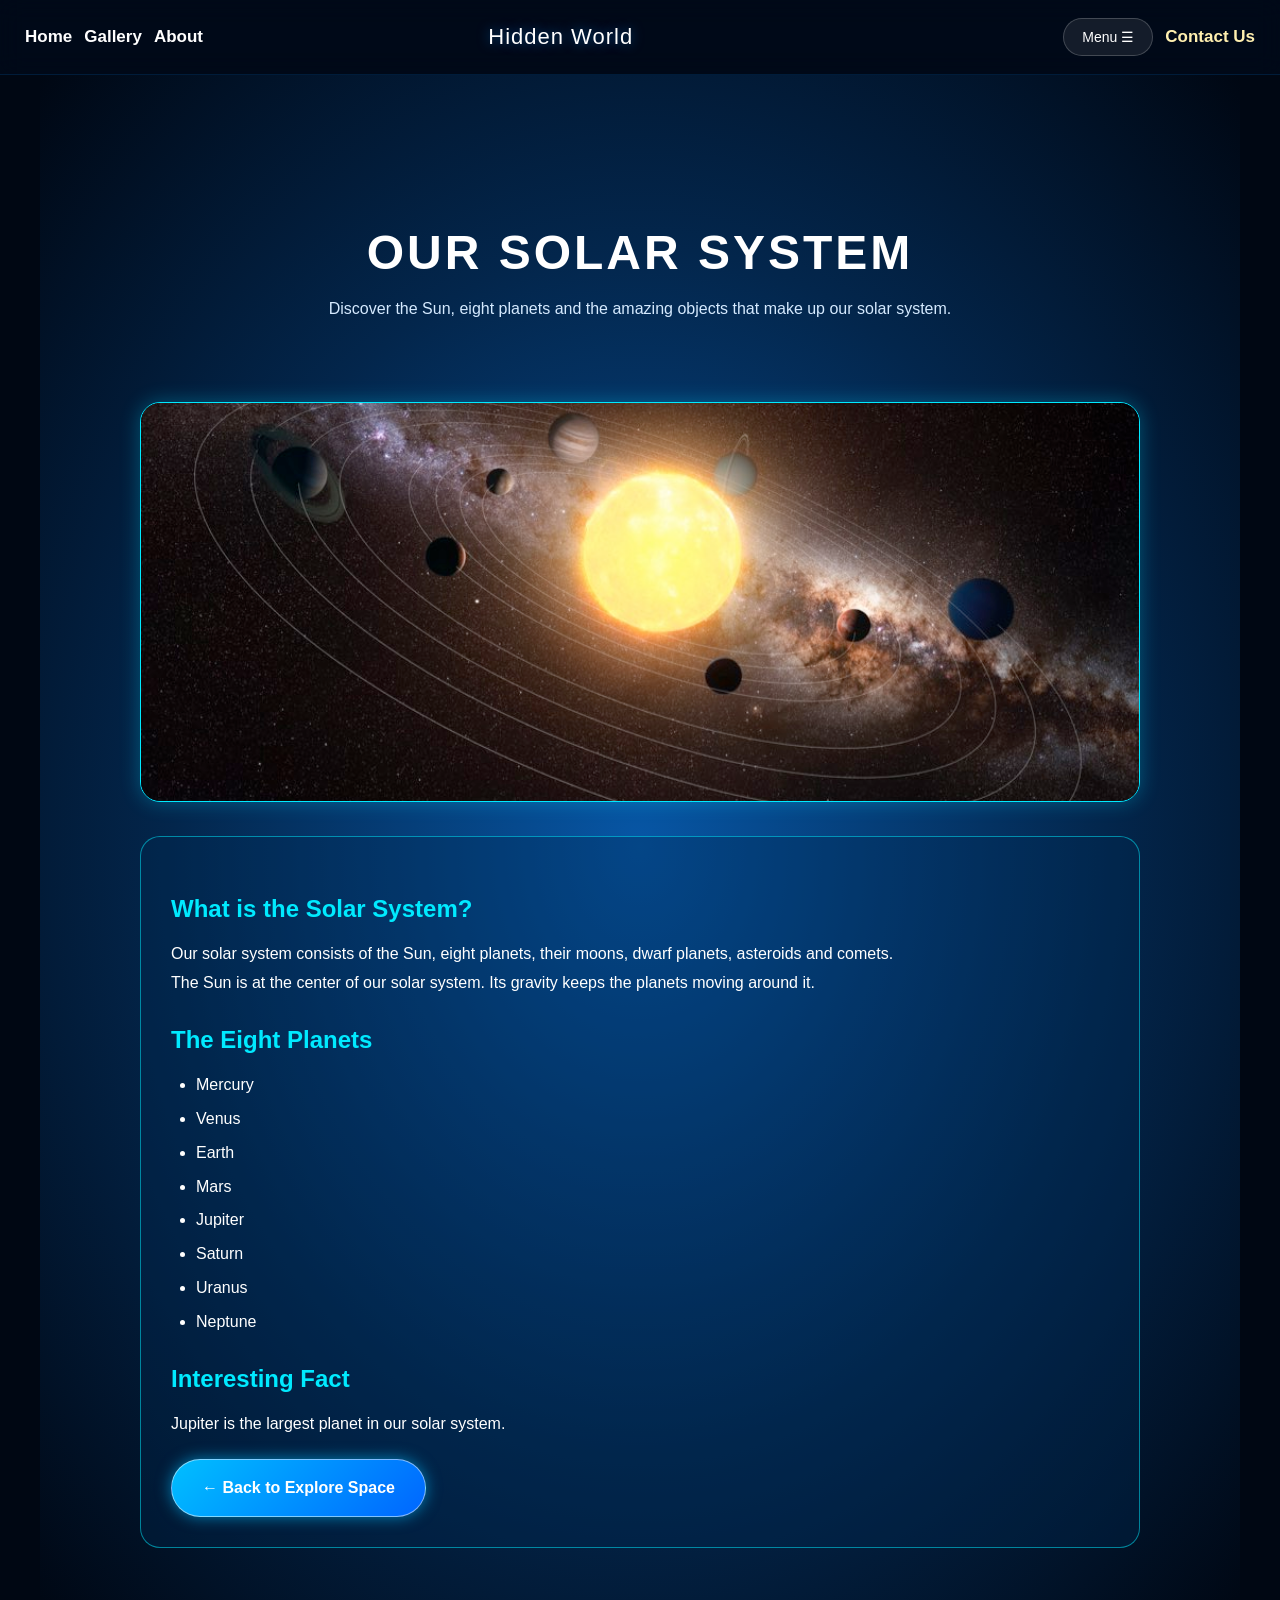
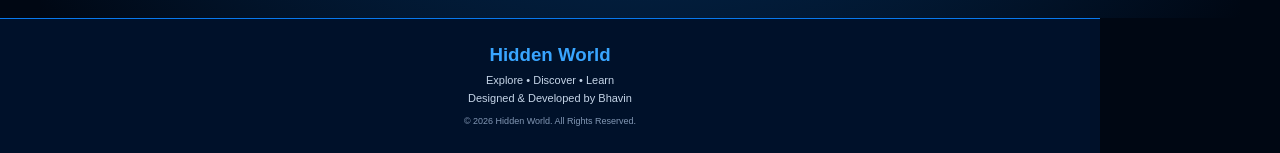
<file: solar-system.html>
<!DOCTYPE html>
<html lang="en">
<head>
    <meta charset="UTF-8">
    <meta name="viewport" content="width=device-width, initial-scale=1.0">
    <title>Solar System | Hidden World</title>
    <link rel="stylesheet" href="style.css">
</head>

<body class="solar-page">

    <header class="navbar">
        <div class="nav-left">
            <a href="index.html">Home</a>
            <a href="gallery.html">Gallery</a>
            <a href="about.html">About</a>
        </div>

        <h2 class="logo">Hidden World</h2>

        <div class="nav-right">
            <div class="dropdown">
                <button class="dropbtn">Menu ☰</button>
                <div class="dropdown-content">
                    <a href="explore.html">Explore Space</a>
                    <a href="science.html">Space Science</a>
                    <a href="mysteries.html">Space Mysteries</a>
                </div>
            </div>
            <a href="about.html">Contact Us</a>
        </div>
    </header>

    <main class="main-container">

        <section class="page-hero">
            <h1>OUR SOLAR SYSTEM</h1>
            <p>
                Discover the Sun, eight planets and the amazing
                objects that make up our solar system.
            </p>
        </section>

        <section class="solar-content">

            <div class="solar-image">
                <img src="image/solar system.jpeg"
                     alt="Solar System">
            </div>

            <div class="solar-info">
                <h2>What is the Solar System?</h2>

                <p>
                    Our solar system consists of the Sun,
                    eight planets, their moons, dwarf planets,
                    asteroids and comets.
                </p>

                <p>
                    The Sun is at the center of our solar system.
                    Its gravity keeps the planets moving around it.
                </p>

                <h2>The Eight Planets</h2>

                <ul>
                    <li>Mercury</li>
                    <li>Venus</li>
                    <li>Earth</li>
                    <li>Mars</li>
                    <li>Jupiter</li>
                    <li>Saturn</li>
                    <li>Uranus</li>
                    <li>Neptune</li>
                </ul>

                <h2>Interesting Fact</h2>
                <p>
                    Jupiter is the largest planet in our
                    solar system.
                </p>

                <a href="explore.html" class="explore-btn">
                    ← Back to Explore Space
                </a>
            </div>

        </section>

    </main>

    <footer class="footer">
        <h3>Hidden World</h3>
        <p>Explore • Discover • Learn</p>
        <p>Designed & Developed by Bhavin</p>
        <small>© 2026 Hidden World. All Rights Reserved.</small>
    </footer>

</body>
</html>
</file>
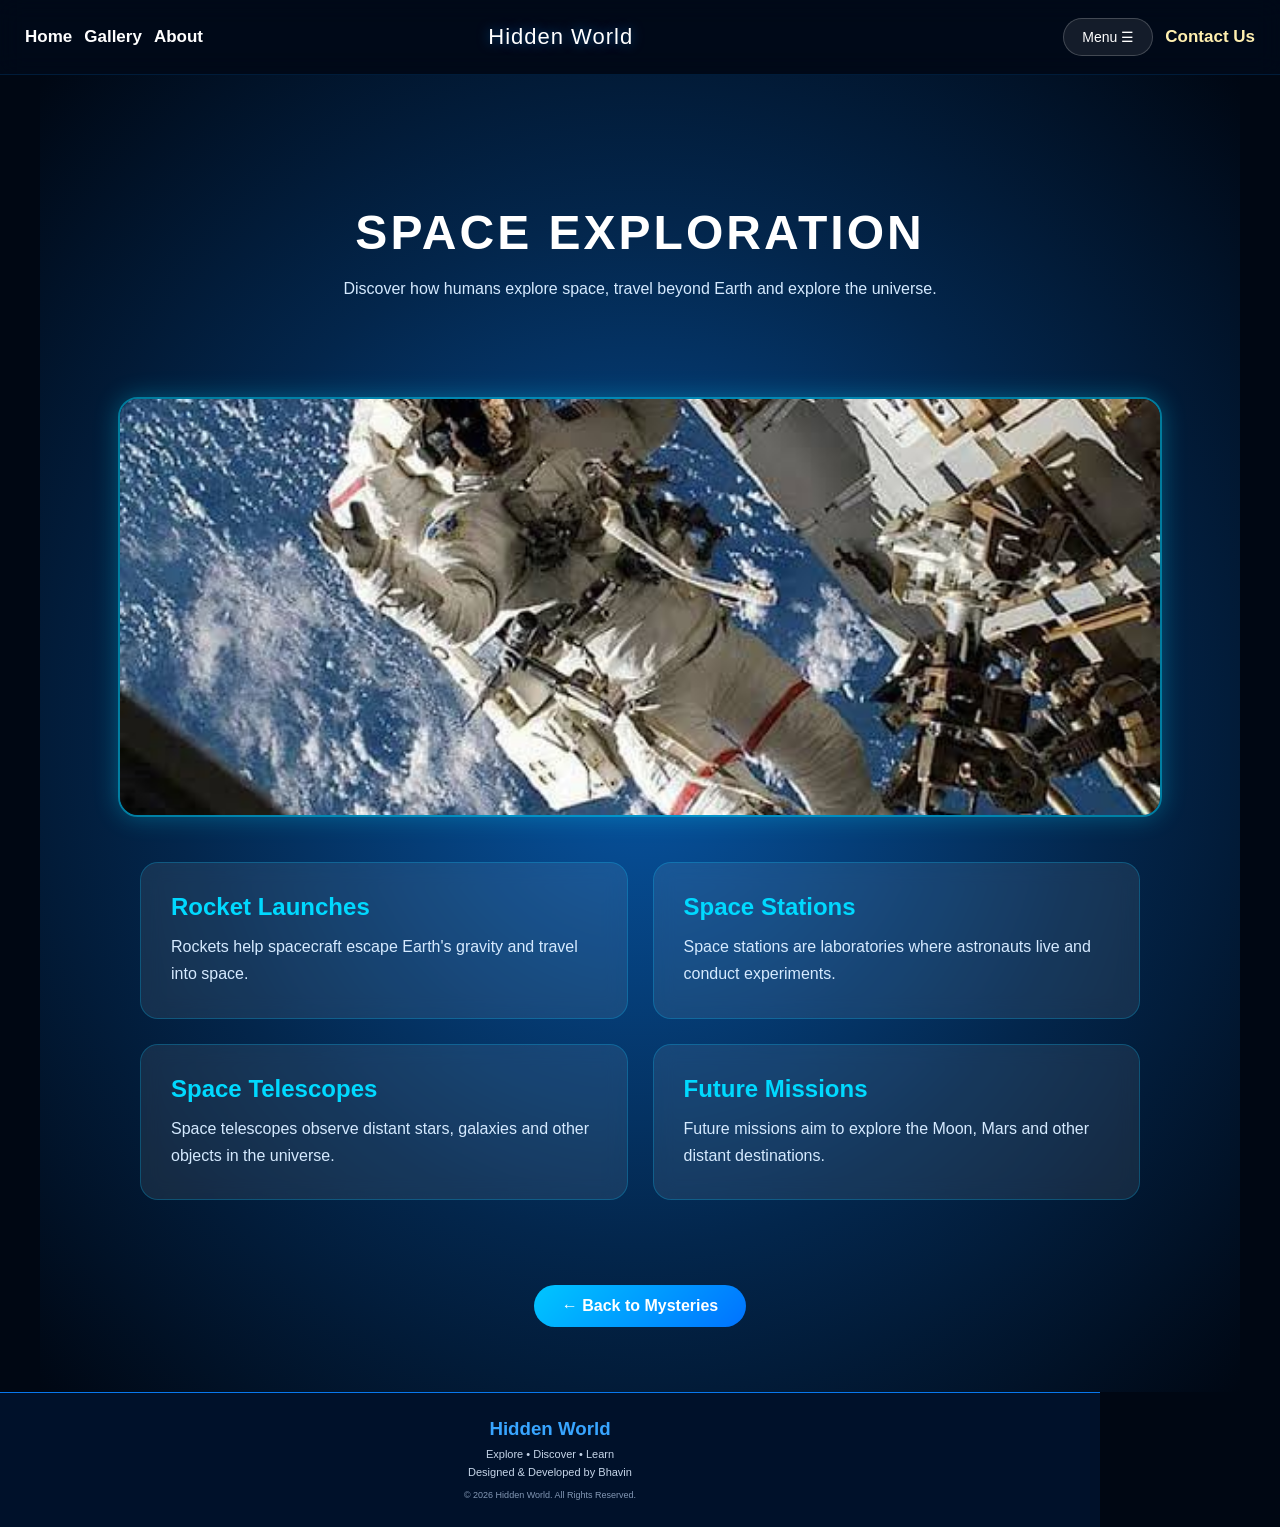
<file: space-exploration.html>
<!DOCTYPE html>
<html lang="en">

<head>
    <meta charset="UTF-8">
    <meta name="viewport" content="width=device-width, initial-scale=1.0">

    <title>Space Exploration | Hidden World</title>

    <link rel="stylesheet" href="style.css">
</head>

<body>

    <!-- NAVBAR -->

    <header class="navbar">

        <div class="nav-left">
            <a href="index.html">Home</a>
            <a href="gallery.html">Gallery</a>
            <a href="about.html">About</a>
        </div>

        <h2 class="logo">Hidden World</h2>

        <div class="nav-right">
            <div class="dropdown">
                <button class="dropbtn">Menu ☰</button>

                <div class="dropdown-content">
                    <a href="explore.html">Explore Space</a>
                    <a href="science.html">Space Science</a>
                    <a href="mysteries.html">Space Mysteries</a>
                </div>
            </div>

            <a href="about.html">Contact Us</a>
        </div>

    </header>


    <main class="main-container">

        <!-- HEADING TOP -->

        <section class="page-hero">
            <h1>SPACE EXPLORATION</h1>

            <p>
                Discover how humans explore space,
                travel beyond Earth and explore the universe.
            </p>
        </section>


        <!-- MAIN IMAGE -->

        <section class="exploration-image">
            <img src="image/space exploration.jpeg"
                 alt="Space rocket launch">
        </section>


        <!-- INFORMATION -->

        <section class="content-grid">

            <div class="info-card">
                <h2>Rocket Launches</h2>
                <p>
                    Rockets help spacecraft escape Earth's
                    gravity and travel into space.
                </p>
            </div>

            <div class="info-card">
                <h2>Space Stations</h2>
                <p>
                    Space stations are laboratories where
                    astronauts live and conduct experiments.
                </p>
            </div>

            <div class="info-card">
                <h2>Space Telescopes</h2>
                <p>
                    Space telescopes observe distant stars,
                    galaxies and other objects in the universe.
                </p>
            </div>

            <div class="info-card">
                <h2>Future Missions</h2>
                <p>
                    Future missions aim to explore the Moon,
                    Mars and other distant destinations.
                </p>
            </div>

        </section>

<!-- BACK BUTTON -->

        <div class="back-button">

            <a href="explore.html">← Back to Mysteries</a>

        </div>
    </main>


    <!-- FOOTER -->

    <footer class="footer">

        <h3>Hidden World</h3>

        <p>Explore • Discover • Learn</p>

        <p>Designed & Developed by Bhavin</p>

        <small>© 2026 Hidden World. All Rights Reserved.</small>

    </footer>

</body>
</html>
</file>
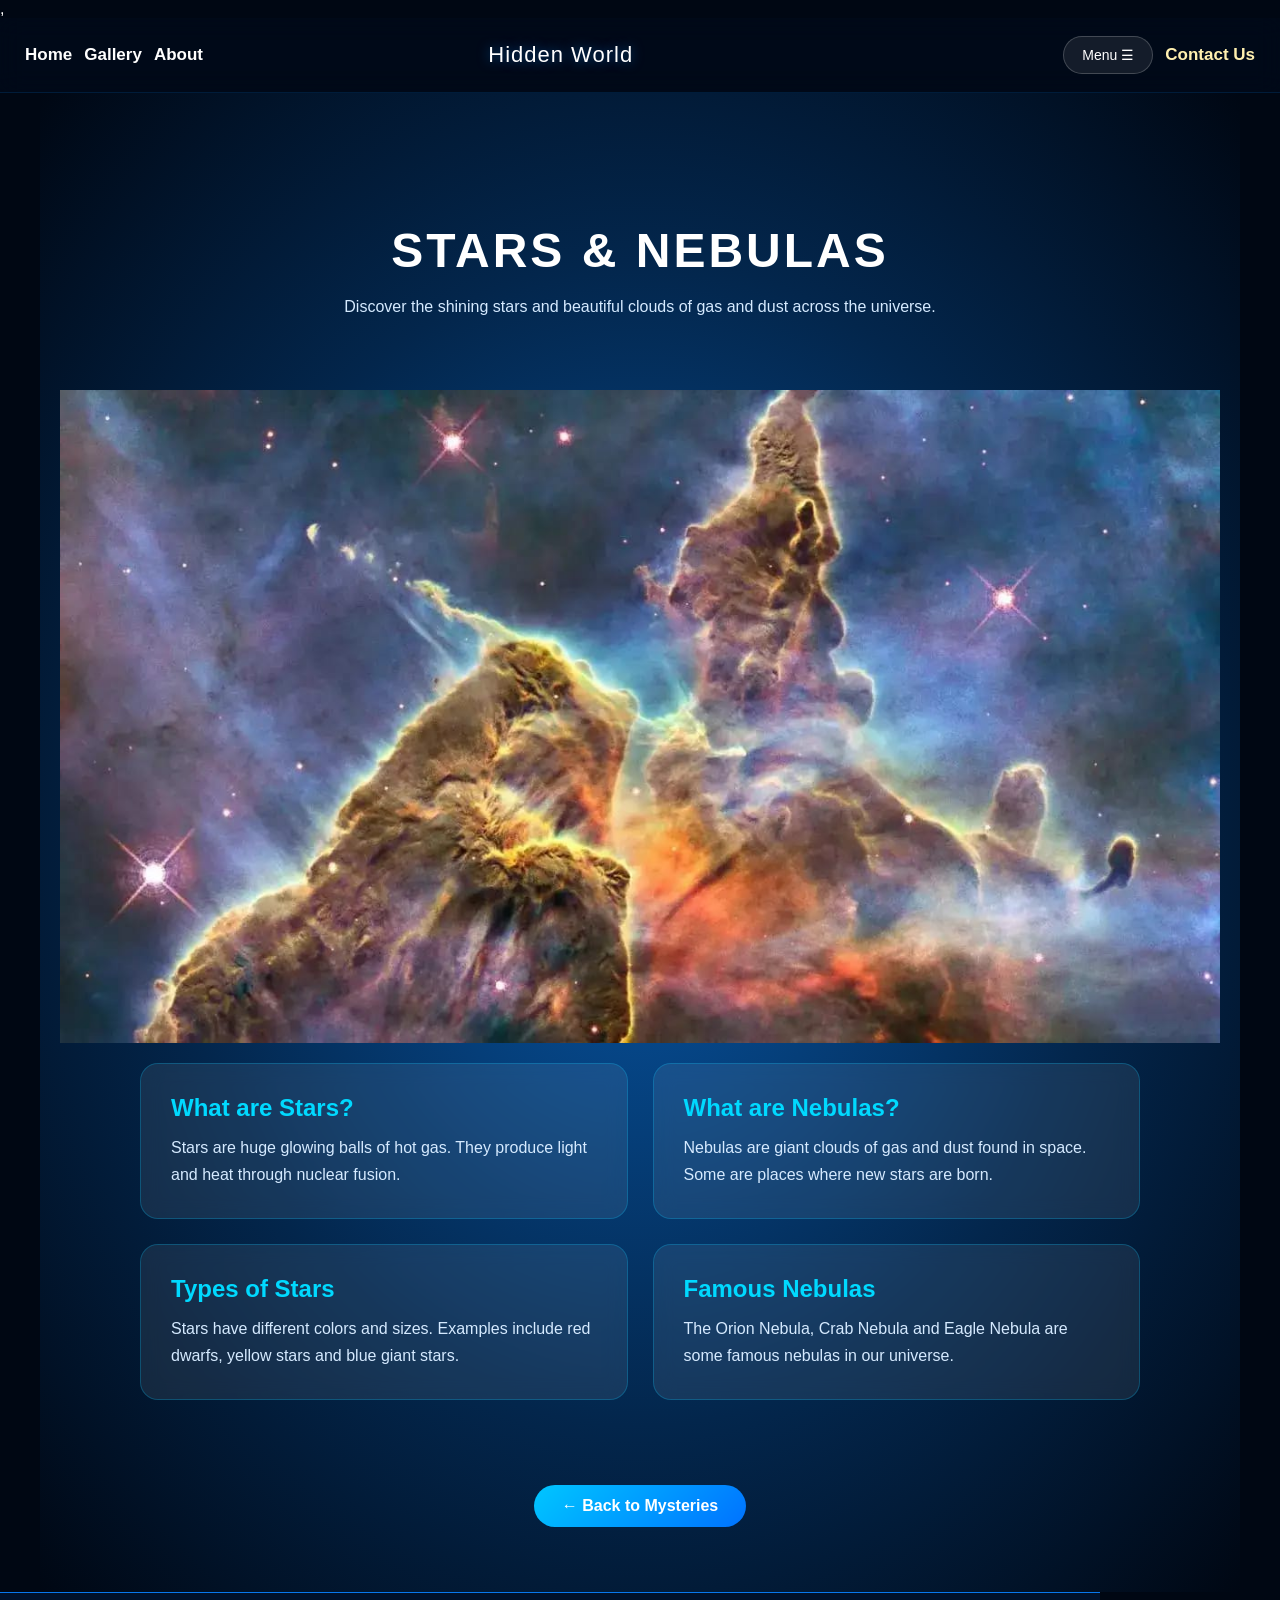
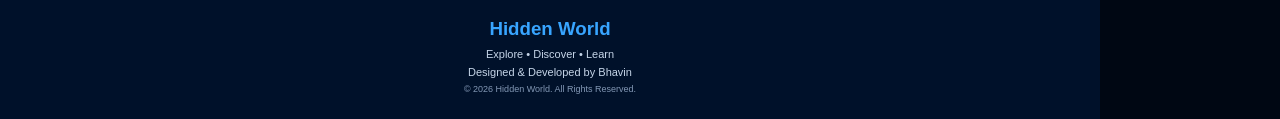
<file: stars.html>
,
<!DOCTYPE html>
<html lang="en">

<head>
    <meta charset="UTF-8">
    <meta name="viewport" content="width=device-width, initial-scale=1.0">

    <title>Stars & Nebulas | Hidden World</title>

    <link rel="stylesheet" href="style.css">
</head>

<body>

    <!-- NAVBAR -->

    <header class="navbar">

        <div class="nav-left">
            <a href="index.html">Home</a>
            <a href="gallery.html">Gallery</a>
            <a href="about.html">About</a>
        </div>

        <h2 class="logo">Hidden World</h2>

        <div class="nav-right">
            <div class="dropdown">
                <button class="dropbtn">Menu ☰</button>

                <div class="dropdown-content">
                    <a href="explore.html">Explore Space</a>
                    <a href="science.html">Space Science</a>
                    <a href="mysteries.html">Space Mysteries</a>
                </div>
            </div>

            <a href="about.html">Contact Us</a>
        </div>

    </header>


    <main class="main-container">

        <!-- HEADING AT TOP -->

        <section class="page-hero">

            <h1>STARS & NEBULAS</h1>

            <p>
                Discover the shining stars and beautiful
                clouds of gas and dust across the universe.
            </p>

        </section>


        <!-- MAIN IMAGE -->

        <section class="space-feature">

            <img src="image/stars and nebulae.jpeg"
                 alt="Stars and colorful nebula in space">

        </section>


        <!-- INFORMATION CARDS -->

        <section class="content-grid">

            <div class="info-card">
                <h2>What are Stars?</h2>

                <p>
                    Stars are huge glowing balls of hot gas.
                    They produce light and heat through
                    nuclear fusion.
                </p>
            </div>

            <div class="info-card">
                <h2>What are Nebulas?</h2>

                <p>
                    Nebulas are giant clouds of gas and dust
                    found in space. Some are places where
                    new stars are born.
                </p>
            </div>

            <div class="info-card">
                <h2>Types of Stars</h2>

                <p>
                    Stars have different colors and sizes.
                    Examples include red dwarfs, yellow stars
                    and blue giant stars.
                </p>
            </div>

            <div class="info-card">
                <h2>Famous Nebulas</h2>

                <p>
                    The Orion Nebula, Crab Nebula and
                    Eagle Nebula are some famous nebulas
                    in our universe.
                </p>
            </div>

        </section>
        
        <!-- BACK BUTTON -->

        <div class="back-button">

            <a href="explore.html">← Back to Mysteries</a>

        </div>


    </main>


    <!-- FOOTER -->

    <footer class="footer">

        <h3>Hidden World</h3>

        <p>Explore • Discover • Learn</p>

        <p>Designed & Developed by Bhavin</p>

        <small>© 2026 Hidden World. All Rights Reserved.</small>

    </footer>

</body>
</html>
</file>
<file: style.css>
/* RESET */
* {
    margin: 0;
    padding: 0;
    box-sizing: border-box;
}

body {
    min-height: 100vh;
    background: #000713;
    font-family: Arial, sans-serif;
    color: white;
}


/* OUTER BLUE BACKGROUND */
.main-container {
    min-height: 100vh;
    display: flex;
    justify-content: center;
    align-items: center;
    padding: 35px;

    background:
        radial-gradient(
            ellipse at center,
            #0756a5 0%,
            #03264c 55%,
            #000713 100%
        );
}


/* MAIN SPACE CARD */
.space-card {
    width: 100%;
    max-width: 1100px;
    height: 700px;

    position: relative;
    overflow: hidden;
    flex-shrink: 0;

    border: 1px solid #34475d;
    border-radius: 20px;

    background:
        linear-gradient(
            rgba(0, 5, 15, 0.15),
            rgba(0, 5, 15, 0.15)
        ),
        url("image/space.jpeg") center / cover no-repeat;

    box-shadow: 0 0 35px rgba(0, 100, 255, 0.2);
}


/* NAVIGATION */
.navbar {
    width: 100%;
    padding: 20px 35px;

    display: flex;
    align-items: center;
    justify-content: space-between;

    position: relative;
    z-index: 5;
}


/* LEFT MENU */
.left-menu {
    display: flex;
    gap: 10px;
}

.left-menu a,
.menu-btn {
    color: white;
    text-decoration: none;
    font-size: 11px;

    padding: 8px 13px;
    border: 1px solid #384453;
    border-radius: 20px;
}


/* WEBSITE LOGO */
.logo {
    position: absolute;
    left: 50%;
    transform: translateX(-50%);

    color: white;
    font-size: 22px;
    font-weight: 300;
    text-decoration: none;
    letter-spacing: 1px;
}


/* RIGHT MENU */
.right-menu {
    display: flex;
    align-items: center;
    gap: 12px;
}

.contact-btn {
    color: white;
    background: #0878ed;

    text-decoration: none;
    font-size: 11px;

    padding: 10px 18px;
    border-radius: 25px;

    box-shadow: 0 0 15px #0878ed;
}


/* HERO CONTENT */
.hero-content {
    position: relative;
    z-index: 3;

    text-align: center;
    padding: 75px 20px 0;
}


/* MAIN HEADING */
.hero-content h1 {
    font-size: clamp(35px, 5vw, 65px);
    font-weight: 300;
    letter-spacing: 2px;
}

.hero-content h1 span {
    color: #aeb7c5;
}


/* DESCRIPTION */
.hero-content p {
    max-width: 450px;
    margin: 18px auto;

    color: #c5cbd4;
    font-size: 13px;
    line-height: 1.7;
}


/* START BUTTON */
.start-btn {
    display: inline-block;

    margin-top: 10px;
    padding: 12px 22px;

    color: white;
    background: #0878ed;

    text-decoration: none;
    font-size: 12px;

    border-radius: 25px;
    box-shadow: 0 0 18px rgba(0, 120, 255, 0.6);

    transition: 0.3s;
}

.start-btn:hover {
    background: #2695ff;
    transform: translateY(-3px);
}


/* EARTH */
.earth {
    position: absolute;

    width: 85%;
    height: 430px;

    left: 7.5%;
    bottom: -100px;

    z-index: 2;
}

.earth img {
    width: 100%;
    height: 100%;

    object-fit: contain;
    object-position: center bottom;
    filter: brightness(0.9) drop-shadow(0 0 35px rgba(0, 140, 255, 0.5));
}


/* MOBILE RESPONSIVE */
@media (max-width: 768px) {

    .main-container {
        padding: 15px;
    }

    .space-card {
        height: 600px;
    }

    .navbar {
        padding: 20px 12px;
        flex-wrap: wrap;
        gap: 15px;
    }

    .logo {
        position: static;
        transform: none;

        width: 100%;
        text-align: center;

        order: -1;
        font-size: 21px;
    }

    .left-menu {
        gap: 5px;
    }

    .left-menu a,
    .menu-btn {
        font-size: 9px;
        padding: 7px 9px;
    }

    .right-menu {
        gap: 6px;
    }

    .contact-btn {
        font-size: 9px;
        padding: 8px 11px;
    }

    .hero-content {
        padding-top: 75px;
    }

    .hero-content h1 {
        font-size: 38px;
        letter-spacing: 1px;
    }

    .hero-content p {
        font-size: 11px;
        max-width: 320px;
    }

    .earth {
        width: 110%;
        height: 320px;
        left: -5%;
        bottom: -65px;
    }
}


/* SMALL MOBILE */
@media (max-width: 380px) {

    .space-card {
        height: 560px;
    }

    .navbar {
        padding: 15px 8px;
    }

    .left-menu a,
    .menu-btn {
        font-size: 8px;
        padding: 6px;
    }

    .hero-content h1 {
        font-size: 32px;
    }

    .earth {
        height: 270px;
    }
}/* ===== PREMIUM NAVBAR ===== */

.navbar {
    background: rgba(2, 15, 35, 0.35);
    backdrop-filter: blur(12px);
    border-bottom: 1px solid rgba(0, 140, 255, 0.15);
}

/* NAVIGATION LINKS */

.left-menu a,
.menu-btn {
    transition: all 0.3s ease;
    border: 1px solid rgba(120, 180, 255, 0.25);
    background: rgba(255, 255, 255, 0.04);
}

.left-menu a:hover,
.menu-btn:hover {
    color: #ffffff;
    background: rgba(0, 120, 255, 0.25);
    border-color: #168cff;
    box-shadow: 0 0 15px rgba(0, 140, 255, 0.5);
    transform: translateY(-3px);
}

/* LOGO EFFECT */

.logo {
    transition: 0.3s ease;
    text-shadow: 0 0 12px rgba(0, 140, 255, 0.5);
}

.logo:hover {
    color: #39a9ff;
    letter-spacing: 2px;
}

/* CONTACT BUTTON */

.contact-btn {
    transition: all 0.3s ease;
}

.contact-btn:hover {
    background: #2695ff;
    box-shadow: 0 0 25px #0878ed;
    transform: translateY(-3px);
}

/* FOOTER */

.footer {
    position: relative;
    width: 100%;
    max-width: 1100px;
    margin-top: auto;
    padding: 25px 15px;

    text-align: center;
    background: rgba(0, 20, 50, 0.75);
    border-top: 1px solid #0878ed;
    color: white;
}

.footer h3 {
    color: #38a5ff;
    margin-bottom: 8px;
}

.footer p {
    margin: 6px;
    font-size: 11px;
    color: #c5d5e8;
}

.footer small {
    font-size: 9px;
    color: #8298b5;
}/* Dropdown Menu */

.dropdown {
    position: relative;
    display: inline-block;
}

.dropbtn {
    background: rgba(255, 255, 255, 0.08);
    color: white;
    padding: 10px 18px;
    border: 1px solid rgba(255, 255, 255, 0.2);
    border-radius: 25px;
    cursor: pointer;
    font-size: 14px;
}

.dropdown-content {
    display: none;
    position: absolute;
    right: 0;
    top: 100%;
    min-width: 180px;
    background: rgba(10, 20, 45, 0.96);
    backdrop-filter: blur(15px);
    border: 1px solid rgba(0, 200, 255, 0.3);
    border-radius: 12px;
    overflow: hidden;
    z-index: 1000;
}

.dropdown-content a {
    display: block;
    color: white;
    padding: 12px 15px;
    text-decoration: none;
    transition: 0.3s;
}

.dropdown-content a:hover {
    background: rgba(0, 200, 255, 0.25);
    color: #00d9ff;
}

.dropdown:hover .dropdown-content,
.dropdown:focus-within .dropdown-content {
    display: block;
}/* Inner Pages Styling */

.page-hero {
    width: 100%;
    text-align: center;
    padding: 70px 20px 40px;
    color: white;
}

.page-hero h1 {
    font-size: 48px;
    margin-bottom: 15px;
    letter-spacing: 3px;
}

.page-hero p {
    max-width: 650px;
    margin: auto;
    line-height: 1.7;
    color: #d5eaff;
}

.content-grid {
    width: 90%;
    max-width: 1000px;
    display: grid;
    grid-template-columns: repeat(2, 1fr);
    gap: 25px;
    margin: 20px auto 50px;
}

.info-card {
    padding: 30px;
    color: white;
    background: rgba(255, 255, 255, 0.08);
    border: 1px solid rgba(0, 200, 255, 0.25);
    border-radius: 18px;
    backdrop-filter: blur(10px);
    transition: 0.3s;
}

.info-card:hover {
    transform: translateY(-7px);
    border-color: #00d9ff;
    box-shadow: 0 0 20px rgba(0, 200, 255, 0.25);
}

.info-card h2 {
    color: #00d9ff;
    margin-bottom: 12px;
}

.info-card p {
    line-height: 1.7;
    color: #d5eaff;
}

/* Mobile Responsive */

@media (max-width: 650px) {
    .page-hero h1 {
        font-size: 32px;
    }

    .content-grid {
        grid-template-columns: 1fr;
    }

    .info-card {
        padding: 22px;
    }
}/* Science Page Navbar Only */

body:has(.page-hero) .navbar {
    width: 100%;
    display: flex;
    justify-content: space-between;
    align-items: center;
    padding: 18px 25px;
    box-sizing: border-box;
    position: relative;
    z-index: 1000;
}

body:has(.page-hero) .nav-left,
body:has(.page-hero) .nav-right {
    display: flex;
    align-items: center;
    gap: 12px;
}

body:has(.page-hero) .navbar .logo {
    position: static;
    margin: 0;
    color: white;
    white-space: nowrap;
}

body:has(.page-hero) .navbar a {
    color: white;
    text-decoration: none;
}

body:has(.page-hero) .navbar a:visited {
    color: white;
}

body:has(.page-hero) .navbar a:hover {
    color: #00d9ff;
}

@media (max-width: 750px) {
    body:has(.page-hero) .navbar {
        flex-wrap: wrap;
        justify-content: center;
        gap: 15px;
    }
}
/* GALLERY PAGE */

.gallery-grid {
    width: 90%;
    max-width: 1000px;
    display: grid;
    grid-template-columns: repeat(2, 1fr);
    gap: 25px;
    margin: 20px auto 50px;
}

.gallery-card {
    padding: 15px;
    text-align: center;
    color: white;
    background: rgba(255, 255, 255, 0.08);
    border: 1px solid rgba(0, 200, 255, 0.25);
    border-radius: 18px;
    transition: 0.3s;
}

.gallery-card:hover {
    transform: translateY(-7px);
    box-shadow: 0 0 20px rgba(0, 200, 255, 0.3);
}

.gallery-card img {
    width: 100%;
    height: 230px;
    object-fit: cover;
    border-radius: 12px;
}

.gallery-card h2 {
    color: #00d9ff;
    margin: 15px 0 8px;
}

.gallery-card p {
    color: #d5eaff;
}

@media (max-width: 650px) {
    .gallery-grid {
        grid-template-columns: 1fr;
    }
}
/* EXPLORE PAGE - NAVBAR FIX */

body:has(.explore-hero) .navbar {
    width: 100%;
    max-width: 1100px;
    display: flex;
    justify-content: space-between;
    align-items: center;
    flex-wrap: wrap;
    gap: 15px;
    padding: 18px 25px;
    box-sizing: border-box;
    position: relative;
    z-index: 1000;
}

body:has(.explore-hero) .nav-left,
body:has(.explore-hero) .nav-right {
    display: flex;
    align-items: center;
    justify-content: center;
    flex-wrap: wrap;
    gap: 10px;
}

body:has(.explore-hero) .navbar .logo {
    position: static;
    margin: 0;
    color: white;
    white-space: nowrap;
}

body:has(.explore-hero) .navbar a {
    color: white;
    text-decoration: none;
    padding: 9px 13px;
    border: 1px solid rgba(255,255,255,0.2);
    border-radius: 25px;
}

body:has(.explore-hero) .navbar a:visited {
    color: white;
}

body:has(.explore-hero) .navbar a:hover {
    color: #00d9ff;
    background: rgba(0,200,255,0.15);
}


/* EXPLORE PAGE - CARD IMAGE FIX */

body:has(.explore-hero) .explore-grid {
    width: 92%;
    max-width: 1100px;
    margin: 35px auto;
    display: grid;
    grid-template-columns: repeat(2, minmax(0, 1fr));
    gap: 22px;
}

body:has(.explore-hero) .explore-card {
    min-width: 0;
    display: flex;
    flex-direction: column;
    overflow: hidden;
    padding: 0;
    background: rgba(3, 28, 60, 0.95);
    border: 1px solid #00bfe9;
    border-radius: 18px;
}

body:has(.explore-hero) .explore-card img {
    display: block;
    width: 100%;
    height: 220px;
    min-height: 0;
    object-fit: cover;
    border-radius: 0;
}

body:has(.explore-hero) .explore-info {
    padding: 18px;
}

body:has(.explore-hero) .explore-info h2 {
    margin-bottom: 10px;
    color: #00d9ff;
}

body:has(.explore-hero) .explore-info p {
    line-height: 1.6;
}


/* MOBILE */

@media (max-width: 750px) {
    body:has(.explore-hero) .navbar {
        justify-content: center;
    }

    body:has(.explore-hero) .explore-grid {
        grid-template-columns: 1fr;
    }
}
/* EXPLORE SPACE TOP HEADING */

.explore-hero {
    width: 100%;
    text-align: center;
    padding: 65px 20px 35px;
    box-sizing: border-box;
}

.explore-hero h1 {
    color: #ffffff;
    font-size: clamp(32px, 5vw, 55px);
    font-weight: 800;
    letter-spacing: 3px;
    margin-bottom: 15px;
    text-shadow: 0 0 18px rgba(0, 210, 255, 0.7);
}

.explore-hero p {
    color: #e2f7ff;
    font-size: 17px;
    line-height: 1.6;
    margin-bottom: 28px;
}


/* GLOWING EXPLORE BUTTON */

.explore-btn {
    display: inline-flex;
    align-items: center;
    justify-content: center;
    gap: 12px;
    padding: 14px 30px;
    color: white !important;
    text-decoration: none !important;
    font-size: 16px;
    font-weight: bold;
    border-radius: 35px;
    background: linear-gradient(135deg, #00bfff, #0066ff);
    border: 1px solid rgba(255,255,255,0.5);
    box-shadow: 0 0 15px rgba(0, 190, 255, 0.6);
    transition: 0.3s ease;
}

.explore-btn:hover {
    transform: translateY(-4px);
    box-shadow: 0 0 28px rgba(0, 210, 255, 0.9);
    background: linear-gradient(135deg, #00e5ff, #0077ff);
}

.explore-btn span {
    font-size: 20px;
}


/* EXPLORE CARDS BELOW HEADING */

.explore-grid {
    margin-top: 20px;
}

@media (max-width: 600px) {
    .explore-hero {
        padding: 45px 15px 25px;
    }

    .explore-hero p {
        font-size: 14px;
    }
}
/* EXPLORE PAGE - FULL WIDTH TOP SECTION */

.explore-hero {
    display: flex;
    flex-direction: column;
    align-items: center;
    justify-content: center;

    width: 100%;
    max-width: 1100px;
    margin: 0 auto;
    padding: 45px 20px 25px;

    text-align: center;
    box-sizing: border-box;

    grid-column: 1 / -1;
    flex: 0 0 100%;
}

.explore-hero h1 {
    width: 100%;
    text-align: center;
    font-size: clamp(35px, 5vw, 55px);
    margin: 0 0 15px;
}

.explore-hero p {
    max-width: 750px;
    text-align: center;
    margin: 0 auto 25px;
}

.explore-grid {
    width: 92%;
    max-width: 1100px;
    margin: 20px auto;
}
/* ===== EXPLORE SPACE PAGE ===== */

.explore-page .main-container {
    display: block;
    width: 100%;
    min-height: auto;
    padding: 40px 5%;
}

/* Top Heading */

.explore-page .explore-hero {
    text-align: center;
    padding: 55px 15px;
    margin: 0 auto 45px;
    max-width: 1100px;
}

.explore-page .explore-hero h1 {
    color: #ffffff;
    font-size: clamp(36px, 5vw, 60px);
    margin-bottom: 15px;
    text-shadow: 0 0 20px #00d9ff;
}

.explore-page .explore-hero h1 span {
    color: #00eaff;
}

.explore-page .explore-hero p {
    color: white;
    font-size: 18px;
    margin-bottom: 25px;
}

/* Start Exploring Button */

.explore-page .explore-btn {
    display: inline-block;
    padding: 13px 30px;
    color: white;
    text-decoration: none;
    font-weight: bold;
    border-radius: 30px;
    background: linear-gradient(90deg, #00bfff, #00e5c0);
    box-shadow: 0 0 18px rgba(0, 220, 255, 0.6);
    transition: 0.3s;
}

.explore-page .explore-btn:hover {
    transform: translateY(-4px);
    box-shadow: 0 0 30px #00d9ff;
}

/* Topic Cards */

.explore-page .explore-grid {
    width: 100%;
    max-width: 1150px;
    margin: auto;
    display: grid;
    grid-template-columns: repeat(2, minmax(0, 1fr));
    gap: 30px;
    scroll-margin-top: 30px;
}

.explore-page .explore-card {
    overflow: hidden;
    border: 1px solid rgba(0, 220, 255, 0.5);
    border-radius: 22px;
    background: rgba(0, 35, 75, 0.65);
    box-shadow: 0 0 18px rgba(0, 200, 255, 0.15);
    transition: 0.3s;
}

.explore-page .explore-card:hover {
    transform: translateY(-7px);
    box-shadow: 0 0 25px rgba(0, 220, 255, 0.4);
}

.explore-page .explore-card img {
    width: 100%;
    height: 260px;
    object-fit: cover;
    display: block;
}

.explore-page .explore-info {
    padding: 25px;
    color: white;
}

.explore-page .explore-info h2 {
    color: #00eaff;
    font-size: 27px;
    margin-bottom: 12px;
}

.explore-page .explore-info p {
    line-height: 1.7;
    margin-bottom: 12px;
}

.explore-page .explore-info .fact {
    color: #ffe5a3;
}

.explore-page .explore-info a {
    display: inline-block;
    margin-top: 10px;
    padding: 10px 22px;
    border-radius: 25px;
    color: white;
    background: linear-gradient(90deg, #087cff, #00c9d8);
    text-decoration: none;
    font-weight: bold;
    transition: 0.3s;
}

.explore-page .explore-info a:hover {
    box-shadow: 0 0 18px #00d9ff;
    transform: translateY(-3px);
}

/* Explore Page Navbar */

.explore-page .navbar {
    display: flex;
    align-items: center;
    justify-content: space-between;
    flex-wrap: wrap;
    gap: 15px;
    width: 100%;
    padding: 18px 5%;
    position: relative;
}

.explore-page .nav-left,
.explore-page .nav-right {
    display: flex;
    align-items: center;
    gap: 20px;
}

.explore-page .navbar a {
    color: white;
    text-decoration: none;
    font-weight: bold;
}

.explore-page .navbar a:hover {
    color: #00eaff;
}

.explore-page .navbar .logo {
    color: white;
    margin: 0;
}

/* Mobile Responsive */

@media (max-width: 700px) {
    .explore-page .explore-grid {
        grid-template-columns: 1fr;
    }

    .explore-page .navbar {
        justify-content: center;
    }

    .explore-page .nav-left,
    .explore-page .nav-right {
        justify-content: center;
        flex-wrap: wrap;
    }

    .explore-page .explore-card img {
        height: 210px;
    }

    .explore-page .explore-hero p {
        font-size: 15px;
    }
}
/* ===== SPACE SCIENCE HEADING ===== */

.science-page .main-container {
    display: block;
    width: 100%;
    min-height: auto;
    padding: 30px 5%;
}

.science-page .page-hero {
    width: 100%;
    max-width: 1100px;
    margin: 0 auto 45px;
    padding: 55px 15px 35px;
    text-align: center;
}

.science-page .page-hero h1 {
    color: #ffffff;
    font-size: clamp(36px, 5vw, 60px);
    text-align: center;
    margin-bottom: 18px;
    text-shadow: 0 0 20px #00d9ff;
}

.science-page .page-hero p {
    color: white;
    font-size: 18px;
    text-align: center;
    line-height: 1.6;
}

/* Science cards below heading */

.science-page .content-grid {
    width: 100%;
    max-width: 1100px;
    margin: auto;
    display: grid;
    grid-template-columns: repeat(2, minmax(0, 1fr));
    gap: 25px;
}

@media (max-width: 700px) {
    .science-page .content-grid {
        grid-template-columns: 1fr;
    }

    .science-page .page-hero {
        padding-top: 35px;
    }
}
/* ===== SPACE MYSTERIES HEADING ===== */

.mysteries-page .main-container {
    display: block;
    width: 100%;
    min-height: auto;
    padding: 30px 5%;
}

.mysteries-page .page-hero {
    width: 100%;
    max-width: 1100px;
    margin: 0 auto 45px;
    padding: 55px 15px 35px;
    text-align: center;
}

.mysteries-page .page-hero h1 {
    color: #ffffff;
    font-size: clamp(36px, 5vw, 60px);
    text-align: center;
    margin-bottom: 18px;
    text-shadow: 0 0 20px #00d9ff;
}

.mysteries-page .page-hero p {
    color: white;
    font-size: 18px;
    text-align: center;
    line-height: 1.6;
}

/* Mystery Cards */

.mysteries-page .content-grid {
    width: 100%;
    max-width: 1100px;
    margin: auto;
    display: grid;
    grid-template-columns: repeat(2, minmax(0, 1fr));
    gap: 25px;
}

@media (max-width: 700px) {
    .mysteries-page .content-grid {
        grid-template-columns: 1fr;
    }

    .mysteries-page .page-hero {
        padding-top: 35px;
    }
}
/* ===== SPACE GALLERY HEADING ===== */

.gallery-page .main-container {
    display: block;
    width: 100%;
    min-height: auto;
    padding: 30px 5%;
}

.gallery-page .page-hero {
    width: 100%;
    max-width: 1100px;
    margin: 0 auto 45px;
    padding: 55px 15px 35px;
    text-align: center;
}

.gallery-page .page-hero h1 {
    color: white;
    font-size: clamp(36px, 5vw, 60px);
    margin-bottom: 18px;
    text-align: center;
    text-shadow: 0 0 20px #00d9ff;
}

.gallery-page .page-hero p {
    color: white;
    font-size: 18px;
    line-height: 1.6;
    text-align: center;
}

/* Gallery Images Grid */

.gallery-page .gallery-grid {
    width: 100%;
    max-width: 1150px;
    margin: auto;
    display: grid;
    grid-template-columns: repeat(2, minmax(0, 1fr));
    gap: 25px;
}

.gallery-page .gallery-card {
    overflow: hidden;
    border-radius: 20px;
    border: 1px solid rgba(0, 220, 255, 0.5);
    background: rgba(0, 35, 75, 0.65);
    transition: 0.3s;
}

.gallery-page .gallery-card:hover {
    transform: translateY(-6px);
    box-shadow: 0 0 25px rgba(0, 220, 255, 0.4);
}

.gallery-page .gallery-card img {
    width: 100%;
    height: 280px;
    object-fit: cover;
    display: block;
}

.gallery-page .gallery-card h2,
.gallery-page .gallery-card p {
    color: white;
    padding: 10px 18px;
}

.gallery-page .gallery-card h2 {
    color: #00eaff;
}

/* Mobile Responsive */

@media (max-width: 700px) {
    .gallery-page .gallery-grid {
        grid-template-columns: 1fr;
    }

    .gallery-page .gallery-card img {
        height: 220px;
    }

    .gallery-page .page-hero {
        padding-top: 35px;
    }
}
/* ABOUT PAGE */

.about-container {
    display: flex;
    flex-direction: column;
    align-items: center;
    justify-content: flex-start;
    width: 100%;
    min-height: 100vh;
    padding: 60px 5%;
}

.about-hero {
    width: 100%;
    max-width: 1100px;
    text-align: center;
    margin: 20px auto 55px;
}

.about-hero h1 {
    font-size: clamp(32px, 5vw, 55px);
    color: #fff2b0;
    font-weight: 800;
    letter-spacing: 3px;
    text-shadow: 0 0 20px rgba(0, 200, 255, 0.5);
}

.about-hero h1 span {
    color: #ffffff;
}

.about-hero p {
    color: white;
    font-size: 18px;
    line-height: 1.7;
    max-width: 750px;
    margin: 18px auto 0;
}

.about-grid {
    width: 100%;
    max-width: 1100px;
    display: grid;
    grid-template-columns: repeat(2, minmax(0, 1fr));
    gap: 25px;
}

.about-info-card {
    padding: 30px;
    border: 1px solid rgba(0, 230, 255, 0.5);
    border-radius: 22px;
    background: rgba(0, 35, 85, 0.35);
    backdrop-filter: blur(12px);
    transition: 0.3s ease;
}

.about-info-card:hover {
    transform: translateY(-7px);
    border-color: #00eaff;
    box-shadow: 0 0 25px rgba(0, 220, 255, 0.25);
}

.about-info-card h2 {
    color: #00eaff;
    font-size: 25px;
    margin-bottom: 15px;
}

.about-info-card p {
    color: white;
    font-size: 16px;
    line-height: 1.7;
}

/* MOBILE RESPONSIVE */

@media (max-width: 700px) {
    .about-container {
        padding: 40px 18px;
    }

    .about-hero {
        margin-bottom: 35px;
    }

    .about-hero p {
        font-size: 15px;
    }

    .about-grid {
        grid-template-columns: 1fr;
        gap: 18px;
    }

    .about-info-card {
        padding: 23px;
    }
}
/* NAVBAR LINK FIX */

.navbar a {
    color: #fff0b0;
    text-decoration: none;
    font-size: 17px;
    font-weight: 600;
    transition: 0.3s ease;
}

.navbar a:visited {
    color: #fff0b0;
}

.navbar a:hover {
    color: #00eaff;
    text-shadow: 0 0 12px #00eaff;
}

/* CONTACT US LINK */

.nav-right > a {
    color: #fff0b0 !important;
    text-decoration: none !important;
}

/* DROPDOWN LINKS */

.dropdown-content a {
    display: block;
    color: #fff0b0;
    text-decoration: none;
}

.dropdown-content a:visited {
    color: #fff0b0;
}
/* SOLAR SYSTEM DETAIL PAGE */

.solar-content {
    width: 90%;
    max-width: 1000px;
    margin: 40px auto;
    display: flex;
    flex-direction: column;
    gap: 30px;
}

.solar-image img {
    width: 100%;
    max-height: 400px;
    object-fit: cover;
    border-radius: 20px;
    border: 1px solid #00eaff;
    box-shadow: 0 0 20px rgba(0, 220, 255, 0.3);
}

.solar-info {
    padding: 30px;
    border: 1px solid rgba(0, 238, 255, 0.5);
    border-radius: 20px;
    background: rgba(0, 40, 80, 0.35);
    color: white;
    line-height: 1.8;
}

.solar-info h2 {
    color: #00eaff;
    margin: 20px 0 10px;
}

.solar-info ul {
    padding-left: 25px;
}

.solar-info li {
    margin: 5px 0;
}

.solar-info .explore-btn {
    display: inline-block;
    margin-top: 20px;
}

@media (max-width: 600px) {
    .solar-content {
        width: 94%;
    }

    .solar-info {
        padding: 18px;
    }
}
/* SOLAR SYSTEM PAGE HEADING TOP */

.solar-page .main-container {
    display: flex;
    flex-direction: column;
    justify-content: flex-start;
    align-items: center;
    min-height: auto;
    width: 100%;
}

.solar-page .page-hero {
    width: 90%;
    max-width: 1000px;
    margin: 50px auto 20px;
    text-align: center;
}

.solar-page .solar-content {
    width: 90%;
    max-width: 1000px;
    margin: 20px auto 40px;
    display: flex;
    flex-direction: column;
    gap: 30px;
}
/* PLANETS PAGE FIX */

.planets-container {
    width: 100%;
    min-height: 100vh;
    display: flex;
    flex-direction: column;
    align-items: center;
    padding: 40px 5%;
    box-sizing: border-box;
}

.planets-heading {
    width: 100%;
    text-align: center;
    margin-bottom: 35px;
}

.planets-content {
    width: 100%;
    max-width: 1100px;
    display: flex;
    align-items: center;
    justify-content: space-between;
    gap: 30px;
}

.planets-text {
    flex: 1;
    min-width: 0;
}

.planets-image {
    flex: 1;
    min-width: 0;
}

.planets-image img {
    width: 100%;
    max-width: 550px;
    height: auto;
    display: block;
    border-radius: 15px;
}

/* MOBILE RESPONSIVE */

@media (max-width: 768px) {
    .planets-content {
        flex-direction: column;
    }

    .planets-image img {
        max-width: 100%;
    }
}
/* PLANETS PAGE FIX */

* {
    box-sizing: border-box;
}

img {
    max-width: 100%;
    height: auto;
}

.main-container {
    width: 100%;
    max-width: 1200px;
    margin: auto;
    padding: 30px 20px;
    display: flex;
    flex-direction: column;
    align-items: center;
}

.page-hero {
    width: 100%;
    text-align: center;
    margin: 30px auto;
}

.page-hero h1 {
    width: 100%;
    text-align: center;
    margin: 0 auto 15px;
}

.planet-image img {
    width: 100%;
    max-width: 800px;
    height: auto;
    display: block;
    margin: auto;
}
/* GALAXIES PAGE */

.galaxy-banner {
    width: 100%;
    max-width: 950px;
    margin: 20px auto 35px;
    overflow: hidden;
    border-radius: 20px;
    border: 1px solid rgba(0, 255, 255, 0.4);
    box-shadow: 0 0 25px rgba(0, 200, 255, 0.25);
}

.galaxy-banner img {
    width: 100%;
    height: auto;
    max-height: 500px;
    object-fit: cover;
    object-position: center;
    display: block;
    margin: auto;
}

.galaxy-banner + .content-grid {
    width: 100%;
}

@media (max-width: 768px) {

    .galaxy-banner img {
        width: 100%;
        height: auto;
        object-fit: contain;
    }

}
/* BACK BUTTON */

.back-button {
    width: 100%;
    text-align: center;
    margin: 35px auto;
}

.back-button a {
    display: inline-block;
    padding: 12px 28px;
    background: linear-gradient(135deg, #00c6ff, #0072ff);
    color: white;
    text-decoration: none;
    border-radius: 30px;
    font-weight: bold;
    transition: 0.3s;
}

.back-button a:hover {
    transform: translateY(-4px);
    box-shadow: 0 0 18px #00c6ff;
}/* BLACK HOLES PAGE */

.blackhole-banner {
    width: 100%;
    max-width: 950px;
    margin: 20px auto 35px;
    overflow: hidden;
    border-radius: 20px;
    border: 1px solid rgba(0, 255, 255, 0.4);
    box-shadow: 0 0 25px rgba(0, 200, 255, 0.25);
}

.blackhole-banner img {
    width: 100%;
    height: auto;
    max-height: 534px;
    object-fit: contain;
    object-position: center;
    display: block;
    margin: auto;
}

@media (max-width: 768px) {

    .blackhole-banner img {
        width: 100%;
        height: auto;
    }

}
/* SPACE EXPLORATION IMAGE */

.exploration-image {
    width: 90%;
    max-width: 1100px;
    height: 420px;
    margin: 25px auto;
    overflow: hidden;
    border-radius: 20px;
    border: 2px solid rgba(0, 220, 255, 0.5);
    box-shadow: 0 0 25px rgba(0, 220, 255, 0.3);
}

.exploration-image img {
    width: 100%;
    height: 100%;
    object-fit: cover;
    object-position: center;
    display: block;
}

/* BACK BUTTON */

.back-button {
    width: 100%;
    text-align: center;
    margin: 35px auto;
}

.back-button a {
    display: inline-block;
    padding: 12px 28px;
    background: linear-gradient(135deg, #00c6ff, #0072ff);
    color: white;
    text-decoration: none;
    border-radius: 30px;
    font-weight: bold;
    transition: 0.3s;
}

.back-button a:hover {
    transform: translateY(-4px);
    box-shadow: 0 0 18px #00c6ff;
}

/* MOBILE */

@media (max-width: 768px) {
    .exploration-image {
        width: 95%;
        height: 230px;
    }

    .page-hero h1 {
        font-size: 28px;
    }
}
</file>
